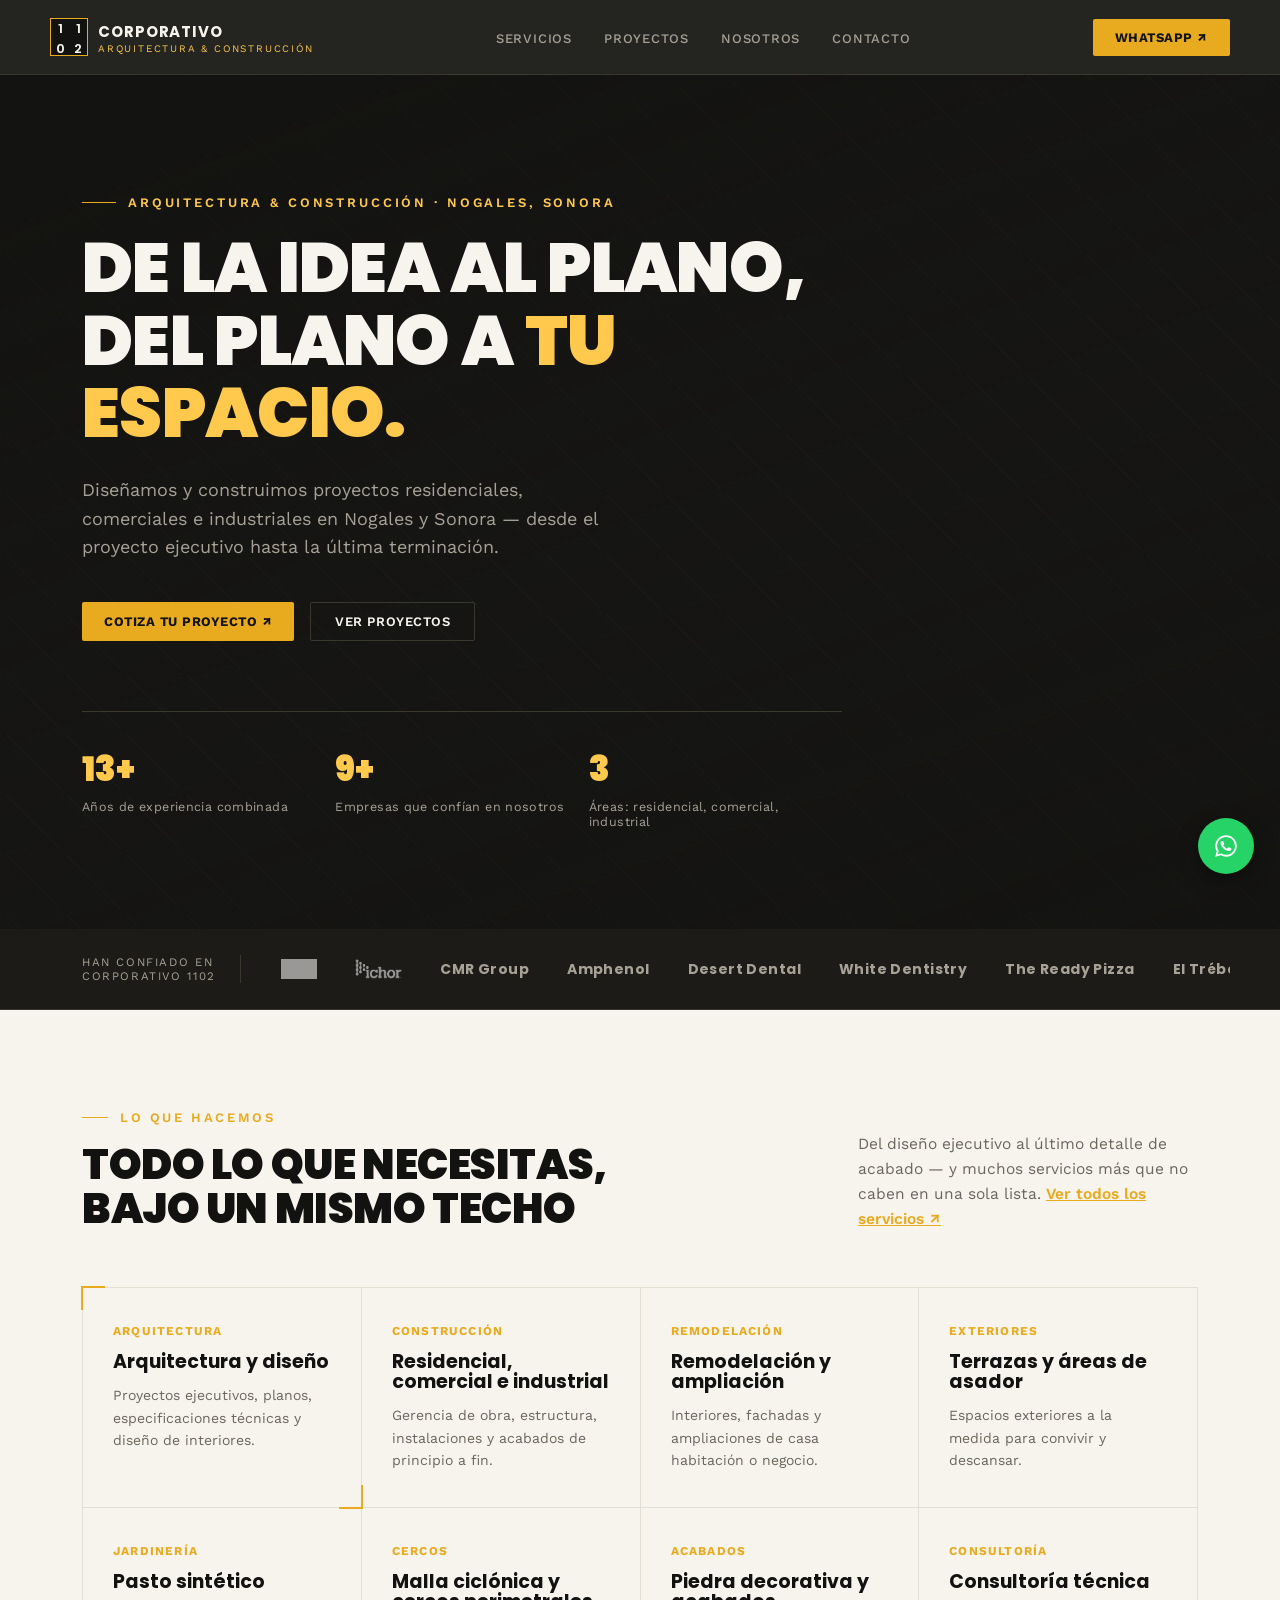
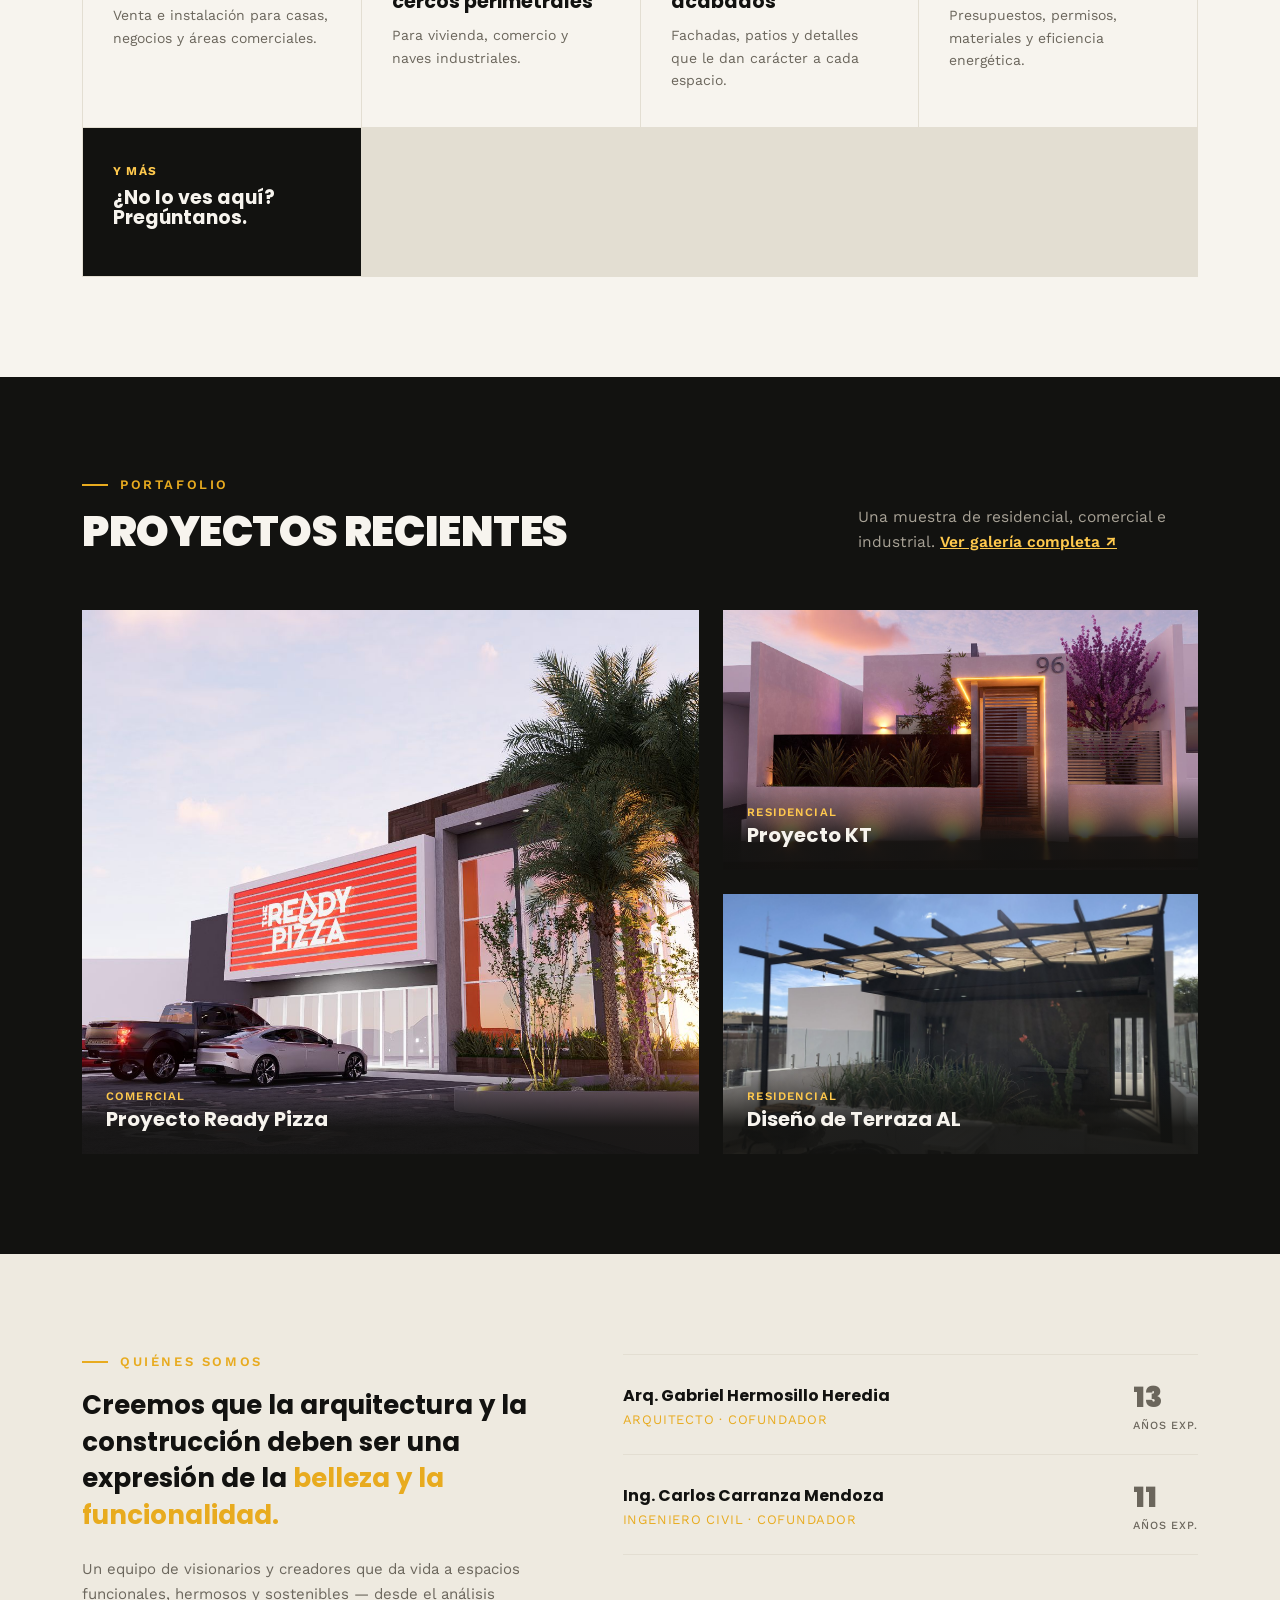
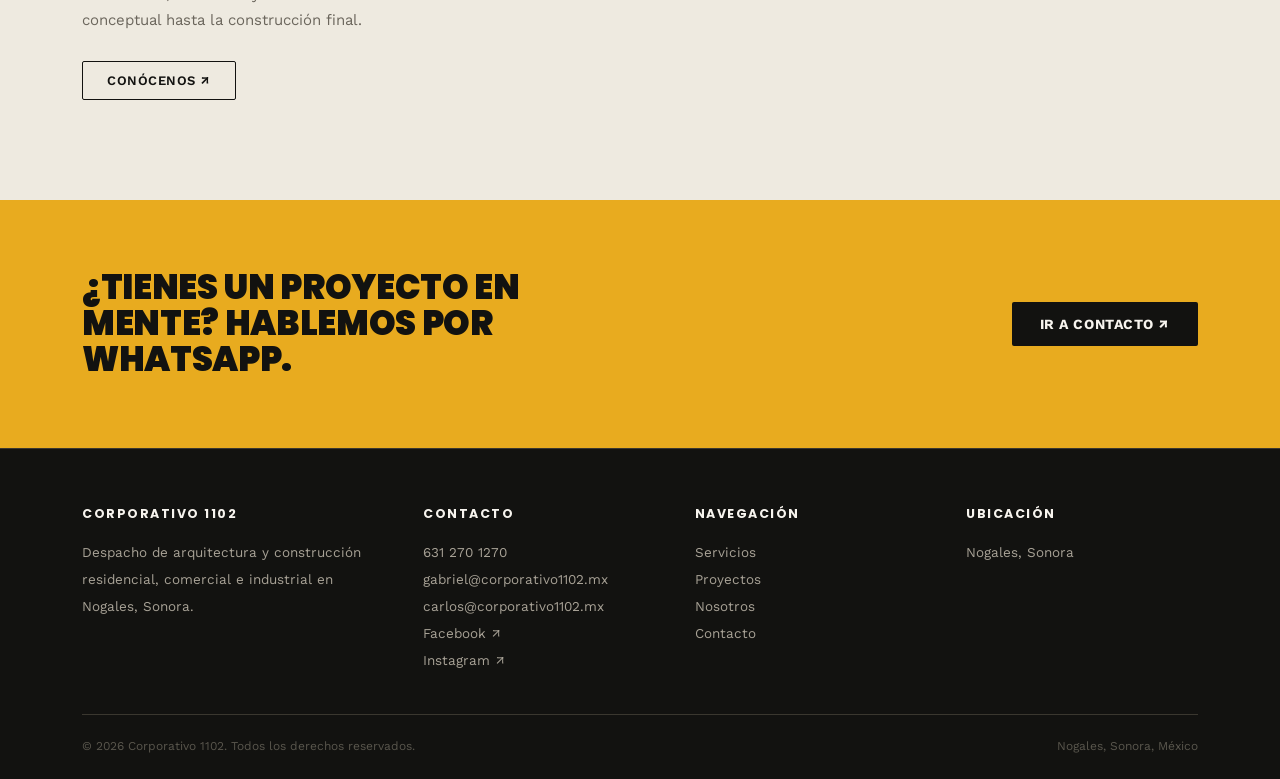
<file: index.html>
<!DOCTYPE html>
<html lang="es">
<head>
<meta charset="UTF-8">
<meta name="viewport" content="width=device-width, initial-scale=1.0">
<link rel="icon" href="images/marca/favicon/favicon.ico">
<link rel="icon" type="image/png" sizes="32x32" href="images/marca/favicon/favicon-32x32.png">
<link rel="icon" type="image/png" sizes="16x16" href="images/marca/favicon/favicon-16x16.png">
<link rel="apple-touch-icon" sizes="180x180" href="images/marca/favicon/apple-touch-icon.png">
<title>Corporativo 1102 — Arquitectura & Construcción en Nogales, Sonora</title>
<meta name="description" content="Corporativo 1102 ofrece arquitectura, construcción y remodelaciones residenciales, comerciales e industriales en Nogales, Sonora.">
<link rel="canonical" href="https://corporativo1102.mx/">
<meta property="og:type" content="website">
<meta property="og:site_name" content="Corporativo 1102">
<meta property="og:locale" content="es_MX">
<meta property="og:title" content="Corporativo 1102 — Arquitectura & Construcción en Nogales, Sonora">
<meta property="og:description" content="Corporativo 1102 ofrece arquitectura, construcción y remodelaciones residenciales, comerciales e industriales en Nogales, Sonora.">
<meta property="og:image" content="https://corporativo1102.mx/images/marca/og-image.jpg">
<meta property="og:url" content="https://corporativo1102.mx/">
<meta name="twitter:card" content="summary_large_image">
<meta name="twitter:title" content="Corporativo 1102 — Arquitectura & Construcción en Nogales, Sonora">
<meta name="twitter:description" content="Corporativo 1102 ofrece arquitectura, construcción y remodelaciones residenciales, comerciales e industriales en Nogales, Sonora.">
<meta name="twitter:image" content="https://corporativo1102.mx/images/marca/og-image.jpg">
<script type="application/ld+json">
{
  "@context": "https://schema.org",
  "@type": "GeneralContractor",
  "@id": "https://corporativo1102.mx/#organization",
  "name": "Corporativo 1102",
  "url": "https://corporativo1102.mx/",
  "image": "https://corporativo1102.mx/images/marca/og-image.jpg",
  "telephone": "+526312701270",
  "email": "carlos@corporativo1102.mx",
  "address": {
    "@type": "PostalAddress",
    "addressLocality": "Nogales",
    "addressRegion": "Sonora",
    "addressCountry": "MX"
  },
  "areaServed": [
    "Nogales, Sonora",
    "Ímuris, Sonora",
    "Magdalena de Kino, Sonora",
    "Santa Ana, Sonora"
  ],
  "sameAs": [
    "https://www.facebook.com/corporativo1102/",
    "https://www.instagram.com/corporativo1102"
  ],
  "openingHoursSpecification": [
    {
      "@type": "OpeningHoursSpecification",
      "dayOfWeek": ["Monday", "Tuesday", "Wednesday", "Thursday", "Friday", "Saturday"],
      "opens": "08:00",
      "closes": "19:00"
    }
  ]
}
</script>
<link rel="preconnect" href="https://fonts.googleapis.com">
<link rel="preconnect" href="https://fonts.gstatic.com" crossorigin>
<link href="https://fonts.googleapis.com/css2?family=Poppins:wght@400;600;700;900&family=Work+Sans:wght@400;500;600&display=swap" rel="stylesheet">
<link rel="stylesheet" href="css/styles.css">
<style>
  /* corner bracket signature — echoes the 1102 logo mark */
  .bracket{position:relative;}
  .bracket::before, .bracket::after{
    content:"";
    position:absolute;
    width:22px; height:22px;
    border:2.5px solid var(--gold);
    z-index:2;
  }
  .bracket::before{top:-2px; left:-2px; border-right:none; border-bottom:none;}
  .bracket::after{bottom:-2px; right:-2px; border-left:none; border-top:none;}

  /* ---------- HERO ---------- */
  .hero{
    background:
      linear-gradient(160deg, rgba(18,18,16,0.88) 10%, rgba(18,18,16,0.55) 55%, rgba(18,18,16,0.85) 100%),
      repeating-linear-gradient(45deg, #23221e 0 2px, #1a1917 2px 46px);
    background-size: cover, 60px 60px;
    color:var(--paper);
    padding:120px 0 100px;
    position:relative;
    overflow:hidden;
  }
  .hero-eyebrow{
    color:var(--gold-light); font-size:13px; letter-spacing:0.22em; text-transform:uppercase;
    font-weight:600; margin-bottom:22px; display:flex; align-items:center; gap:12px;
  }
  .hero-eyebrow::before{content:""; width:34px; height:1.5px; background:var(--gold);}
  .hero h1{font-size:clamp(38px,5.4vw,70px); max-width:820px; color:var(--paper);}
  .hero h1 em{font-style:normal; color:var(--gold-light);}
  .hero p{
    font-size:18px; color:var(--text-soft-dark); max-width:520px;
    margin:26px 0 40px; line-height:1.6;
  }
  .hero-actions{display:flex; gap:16px; flex-wrap:wrap;}
  .btn-outline{
    border:1.5px solid var(--line-dark); color:var(--paper);
    padding:11px 24px; font-size:13px; font-weight:600; letter-spacing:0.04em; text-transform:uppercase;
    border-radius:var(--radius);
  }
  .hero-stats{
    display:flex; gap:0; margin-top:70px; padding-top:32px;
    border-top:1px solid var(--line-dark); max-width:760px; flex-wrap:wrap;
  }
  .stat{flex:1; min-width:150px; padding-right:24px;}
  .stat .num{font-family:'Poppins',sans-serif; font-weight:900; font-size:34px; color:var(--gold-light);}
  .stat .lbl{font-size:12.5px; color:var(--text-soft-dark); letter-spacing:0.03em; margin-top:4px;}

  /* ---------- TRUST BAR ---------- */
  .trust{background:var(--ink-2); border-bottom:1px solid var(--line-dark); padding:26px 0;}
  .trust-inner{display:flex; align-items:center; gap:40px; overflow-x:auto;}
  .trust-label{
    font-size:11.5px; color:var(--text-soft-dark); text-transform:uppercase; letter-spacing:0.14em;
    white-space:nowrap; flex-shrink:0; padding-right:24px; border-right:1px solid var(--line-dark);
  }
  .trust-logos{display:flex; gap:38px; align-items:center; flex-wrap:nowrap;}
  .trust-logos img{height:20px; width:auto; filter:brightness(0) invert(1); opacity:0.55;}
  .trust-word{
    font-family:'Poppins',sans-serif; font-weight:700; font-size:14px; letter-spacing:0.03em;
    color:var(--text-soft-dark); white-space:nowrap;
  }

  /* ---------- SECTION SHARED ---------- */
  section{padding:100px 0;}
  .sec-label{
    display:flex; align-items:center; gap:12px; margin-bottom:18px;
    font-size:13px; letter-spacing:0.2em; text-transform:uppercase; font-weight:600; color:var(--gold);
  }
  .sec-label::before{content:""; width:26px; height:1.5px; background:var(--gold);}
  .sec-head{display:flex; justify-content:space-between; align-items:flex-end; gap:40px; margin-bottom:56px; flex-wrap:wrap;}
  .sec-head h2{font-size:clamp(28px,3.4vw,42px); max-width:600px;}
  .sec-head p{color:var(--text-soft); font-size:15.5px; max-width:340px; line-height:1.6;}

  /* ---------- SERVICES ---------- */
  .services{background:var(--paper);}
  .service-grid{
    display:grid; grid-template-columns:repeat(auto-fit,minmax(260px,1fr)); gap:1px;
    background:var(--line); border:1px solid var(--line);
  }
  .service-card{background:var(--paper); padding:36px 30px; transition:background .25s;}
  .service-card:hover{background:var(--ink); color:var(--paper);}
  .service-card:hover .service-tag, .service-card:hover .service-desc{color:var(--text-soft-dark);}
  .service-card:hover h3{color:var(--paper);}
  .service-tag{font-size:12px; color:var(--gold); letter-spacing:0.1em; text-transform:uppercase; font-weight:700;}
  .service-card h3{font-size:19px; margin:14px 0 12px; text-transform:none; letter-spacing:0; font-weight:700;}
  .service-desc{font-size:14px; color:var(--text-soft); line-height:1.6;}

  /* ---------- PROJECTS ---------- */
  .projects{background:var(--ink); color:var(--paper);}
  .projects .sec-head p{color:var(--text-soft-dark);}
  .project-grid{display:grid; grid-template-columns:1.3fr 1fr; gap:24px;}
  .project-grid .proj:first-child{grid-row:span 2;}
  .proj{position:relative; overflow:hidden; min-height:260px;}
  .proj-img{
    position:absolute; inset:0;
    background:linear-gradient(150deg,#2c2419,#171512 60%);
    display:flex; align-items:center; justify-content:center;
  }
  .proj-img::after{
    content:"IMAGEN DE PROYECTO";
    font-family:'Poppins',sans-serif; font-size:11px; letter-spacing:0.16em;
    color:var(--gold); opacity:0.5;
  }
  .proj-img.filled::after{content:none;}
  .proj-info{
    position:absolute; left:0; right:0; bottom:0; padding:24px;
    background:linear-gradient(0deg, rgba(18,18,16,0.92) 30%, transparent 100%);
  }
  .proj-info .tag{font-size:11.5px; color:var(--gold-light); letter-spacing:0.1em; text-transform:uppercase; font-weight:600;}
  .proj-info h3{font-size:20px; text-transform:none; letter-spacing:0; margin-top:6px; font-weight:700;}

  /* ---------- ABOUT / TEAM ---------- */
  .about{background:var(--paper-2);}
  .about-grid{display:grid; grid-template-columns:0.9fr 1.1fr; gap:70px; align-items:start;}
  .about-quote{
    font-family:'Poppins',sans-serif; font-weight:700; text-transform:none;
    font-size:26px; line-height:1.4; letter-spacing:0; color:var(--ink);
  }
  .about-quote span{color:var(--gold);}
  .team-list{display:flex; flex-direction:column; gap:0;}
  .team-row{
    display:flex; justify-content:space-between; align-items:center;
    padding:22px 0; border-bottom:1px solid var(--line);
  }
  .team-row:first-child{border-top:1px solid var(--line);}
  .team-name{font-family:'Poppins',sans-serif; font-weight:700; font-size:16px;}
  .team-role{font-size:13px; color:var(--gold); text-transform:uppercase; letter-spacing:0.06em; margin-top:4px;}
  .team-years{font-family:'Poppins',sans-serif; font-weight:900; font-size:28px; color:var(--text-soft);}
  .team-years small{font-family:'Work Sans',sans-serif; font-weight:500; font-size:11px; display:block; text-transform:uppercase; letter-spacing:0.08em; color:var(--text-soft);}

  /* ---------- CTA BAND ---------- */
  .cta-band{
    background:var(--gold); color:var(--ink); padding:70px 0;
  }
  .cta-inner{display:flex; justify-content:space-between; align-items:center; gap:30px; flex-wrap:wrap;}
  .cta-inner h2{font-size:clamp(24px,3vw,34px); max-width:520px; color:var(--ink);}
  .btn-dark{
    background:var(--ink); color:var(--paper);
    padding:14px 28px; font-size:14px; font-weight:700; letter-spacing:0.04em; text-transform:uppercase;
    border-radius:var(--radius); display:inline-flex; align-items:center; gap:10px;
  }

  @media (max-width:860px){
    nav ul{display:none;}
    .about-grid{grid-template-columns:1fr;}
    .project-grid{grid-template-columns:1fr;}
    .project-grid .proj:first-child{grid-row:auto;}
  }
</style>
</head>
<body>

<header>
  <div class="wrap nav">
    <a href="index.html" class="logo-mark">
      <div class="logo-box"><span>1</span><span>1</span><span>0</span><span>2</span></div>
      <div class="logo-text">Corporativo<br><small>Arquitectura & Construcción</small></div>
    </a>
    <input type="checkbox" id="navCheck" class="nav-check">
    <nav id="siteNav"><ul>
      <li><a href="servicios.html">Servicios</a></li>
      <li><a href="proyectos.html">Proyectos</a></li>
      <li><a href="nosotros.html">Nosotros</a></li>
      <li><a href="contacto.html">Contacto</a></li>
    </ul></nav>
    <div class="nav-cta">
      <a href="https://wa.me/526312701270" class="btn-gold">WhatsApp ↗</a>
    </div>
    <label class="nav-toggle" for="navCheck" aria-label="Abrir menú">
      <span></span><span></span><span></span>
    </label>
  </div>
</header>

<section class="hero">
  <div class="wrap">
    <div class="hero-eyebrow">Arquitectura & Construcción · Nogales, Sonora</div>
    <h1>De la idea al plano,<br>del plano a <em>tu espacio.</em></h1>
    <p>Diseñamos y construimos proyectos residenciales, comerciales e industriales en Nogales y Sonora — desde el proyecto ejecutivo hasta la última terminación.</p>
    <div class="hero-actions">
      <a href="https://wa.me/526312701270" class="btn-gold">Cotiza tu proyecto ↗</a>
      <a href="proyectos.html" class="btn-outline">Ver proyectos</a>
    </div>
    <div class="hero-stats">
      <div class="stat"><div class="num">13+</div><div class="lbl">Años de experiencia combinada</div></div>
      <div class="stat"><div class="num">9+</div><div class="lbl">Empresas que confían en nosotros</div></div>
      <div class="stat"><div class="num">3</div><div class="lbl">Áreas: residencial, comercial, industrial</div></div>
    </div>
  </div>
</section>

<div class="trust">
  <div class="wrap trust-inner">
    <div class="trust-label">Han confiado en<br>Corporativo 1102</div>
    <div class="trust-logos">
      <img src="images/marca/clientes/cliente-chamberlain-group.png" alt="Chamberlain Group">
      <img src="images/marca/clientes/cliente-ichor-systems.png" alt="Ichor System">
      <span class="trust-word">CMR Group</span>
      <span class="trust-word">Amphenol</span>
      <span class="trust-word">Desert Dental</span>
      <span class="trust-word">White Dentistry</span>
      <span class="trust-word">The Ready Pizza</span>
      <span class="trust-word">El Trébol</span>
      <span class="trust-word">La Patrona</span>
      <span class="trust-word">Barbería Hernández</span>
    </div>
  </div>
</div>

<section class="services" id="servicios">
  <div class="wrap">
    <div class="sec-head">
      <div>
        <div class="sec-label">Lo que hacemos</div>
        <h2>Todo lo que necesitas, bajo un mismo techo</h2>
      </div>
      <p>Del diseño ejecutivo al último detalle de acabado — y muchos servicios más que no caben en una sola lista. <a href="servicios.html" style="color:var(--gold); font-weight:600; text-decoration:underline;">Ver todos los servicios ↗</a></p>
    </div>
    <div class="service-grid">
      <div class="service-card bracket">
        <div class="service-tag">Arquitectura</div>
        <h3>Arquitectura y diseño</h3>
        <div class="service-desc">Proyectos ejecutivos, planos, especificaciones técnicas y diseño de interiores.</div>
      </div>
      <div class="service-card">
        <div class="service-tag">Construcción</div>
        <h3>Residencial, comercial e industrial</h3>
        <div class="service-desc">Gerencia de obra, estructura, instalaciones y acabados de principio a fin.</div>
      </div>
      <div class="service-card">
        <div class="service-tag">Remodelación</div>
        <h3>Remodelación y ampliación</h3>
        <div class="service-desc">Interiores, fachadas y ampliaciones de casa habitación o negocio.</div>
      </div>
      <div class="service-card">
        <div class="service-tag">Exteriores</div>
        <h3>Terrazas y áreas de asador</h3>
        <div class="service-desc">Espacios exteriores a la medida para convivir y descansar.</div>
      </div>
      <div class="service-card">
        <div class="service-tag">Jardinería</div>
        <h3>Pasto sintético</h3>
        <div class="service-desc">Venta e instalación para casas, negocios y áreas comerciales.</div>
      </div>
      <div class="service-card">
        <div class="service-tag">Cercos</div>
        <h3>Malla ciclónica y cercos perimetrales</h3>
        <div class="service-desc">Para vivienda, comercio y naves industriales.</div>
      </div>
      <div class="service-card">
        <div class="service-tag">Acabados</div>
        <h3>Piedra decorativa y acabados</h3>
        <div class="service-desc">Fachadas, patios y detalles que le dan carácter a cada espacio.</div>
      </div>
      <div class="service-card">
        <div class="service-tag">Consultoría</div>
        <h3>Consultoría técnica</h3>
        <div class="service-desc">Presupuestos, permisos, materiales y eficiencia energética.</div>
      </div>
      <div class="service-card" style="display:flex; align-items:center; background:var(--ink);">
        <div>
          <div class="service-tag" style="color:var(--gold-light);">Y más</div>
          <h3 style="color:var(--paper); margin-top:10px;">¿No lo ves aquí? Pregúntanos.</h3>
        </div>
      </div>
    </div>
  </div>
</section>

<section class="projects" id="proyectos">
  <div class="wrap">
    <div class="sec-head">
      <div>
        <div class="sec-label">Portafolio</div>
        <h2 style="color:var(--paper)">Proyectos recientes</h2>
      </div>
      <p>Una muestra de residencial, comercial e industrial. <a href="proyectos.html" style="color:var(--gold-light); font-weight:600; text-decoration:underline;">Ver galería completa ↗</a></p>
    </div>
    <div class="project-grid" id="homeProjectGrid"></div>
  </div>
</section>

<section class="about" id="nosotros">
  <div class="wrap about-grid">
    <div>
      <div class="sec-label">Quiénes somos</div>
      <p class="about-quote">Creemos que la arquitectura y la construcción deben ser una expresión de la <span>belleza y la funcionalidad.</span></p>
      <p style="margin-top:24px; color:var(--text-soft); font-size:15px; line-height:1.7;">Un equipo de visionarios y creadores que da vida a espacios funcionales, hermosos y sostenibles — desde el análisis conceptual hasta la construcción final.</p>
      <a href="nosotros.html" class="btn-outline" style="display:inline-block; margin-top:28px; border-color:var(--ink); color:var(--ink);">Conócenos ↗</a>
    </div>
    <div class="team-list">
      <div class="team-row">
        <div>
          <div class="team-name">Arq. Gabriel Hermosillo Heredia</div>
          <div class="team-role">Arquitecto · Cofundador</div>
        </div>
        <div class="team-years">13<small>Años exp.</small></div>
      </div>
      <div class="team-row">
        <div>
          <div class="team-name">Ing. Carlos Carranza Mendoza</div>
          <div class="team-role">Ingeniero Civil · Cofundador</div>
        </div>
        <div class="team-years">11<small>Años exp.</small></div>
      </div>
    </div>
  </div>
</section>

<section class="cta-band" id="contacto">
  <div class="wrap cta-inner">
    <h2>¿Tienes un proyecto en mente? Hablemos por WhatsApp.</h2>
    <a href="contacto.html" class="btn-dark">Ir a Contacto ↗</a>
  </div>
</section>

<footer>
  <div class="wrap">
    <div class="foot-grid">
      <div class="foot-col">
        <h4>Corporativo 1102</h4>
        <p style="max-width:280px;">Despacho de arquitectura y construcción residencial, comercial e industrial en Nogales, Sonora.</p>
      </div>
      <div class="foot-col">
        <h4>Contacto</h4>
        <a href="https://wa.me/526312701270">631 270 1270</a>
        <a href="mailto:gabriel@corporativo1102.mx">gabriel@corporativo1102.mx</a>
        <a href="mailto:carlos@corporativo1102.mx">carlos@corporativo1102.mx</a>
        <a href="https://www.facebook.com/corporativo1102/" target="_blank">Facebook ↗</a>
        <a href="https://www.instagram.com/corporativo1102" target="_blank">Instagram ↗</a>
      </div>
      <div class="foot-col">
        <h4>Navegación</h4>
        <a href="servicios.html">Servicios</a>
        <a href="proyectos.html">Proyectos</a>
        <a href="nosotros.html">Nosotros</a>
        <a href="contacto.html">Contacto</a>
      </div>
      <div class="foot-col">
        <h4>Ubicación</h4>
        <p>Nogales, Sonora</p>
      </div>
    </div>
    <div class="foot-bottom">
      <span>© 2026 Corporativo 1102. Todos los derechos reservados.</span>
      <span>Nogales, Sonora, México</span>
    </div>
  </div>
</footer>

<a href="https://wa.me/526312701270" class="wa-float" aria-label="WhatsApp">
  <svg width="26" height="26" viewBox="0 0 24 24" fill="white"><path d="M12.04 2C6.58 2 2.13 6.45 2.13 11.91c0 1.75.46 3.45 1.32 4.95L2.05 22l5.25-1.38a9.9 9.9 0 0 0 4.74 1.21h.01c5.46 0 9.9-4.45 9.9-9.91C21.96 6.45 17.51 2 12.05 2Zm0 18.15h-.01a8.2 8.2 0 0 1-4.2-1.15l-.3-.18-3.12.82.83-3.04-.2-.31a8.2 8.2 0 0 1-1.26-4.38c0-4.54 3.7-8.24 8.26-8.24 2.2 0 4.27.86 5.83 2.42a8.17 8.17 0 0 1 2.42 5.83c0 4.55-3.7 8.24-8.25 8.24Zm4.52-6.17c-.25-.12-1.47-.72-1.7-.81-.23-.08-.4-.12-.56.13-.17.25-.64.81-.79.97-.14.17-.29.19-.54.06-.25-.12-1.04-.38-1.98-1.22-.73-.65-1.23-1.46-1.37-1.71-.14-.25-.02-.38.11-.51.11-.11.25-.29.37-.43.12-.15.16-.25.25-.42.08-.17.04-.31-.02-.43-.06-.13-.56-1.35-.77-1.85-.2-.48-.41-.42-.56-.43h-.48c-.17 0-.43.06-.66.31-.23.25-.86.84-.86 2.05 0 1.21.88 2.38 1 2.54.12.17 1.73 2.65 4.2 3.71.59.25 1.04.4 1.4.52.59.19 1.12.16 1.55.1.47-.07 1.47-.6 1.68-1.18.2-.58.2-1.08.14-1.18-.06-.1-.23-.16-.48-.28Z"/></svg>
</a>

<script src="js/proyectos-data.js"></script>
<script>
(function(){
  var grid = document.getElementById('homeProjectGrid');
  if(!grid || typeof proyectosData === 'undefined') return;
  var destacados = ['ready-pizza', 'proyecto-kt', 'terraza-al'];
  var html = destacados.map(function(id, i){
    var p = proyectosData.find(function(item){ return item.id === id; });
    if(!p) return '';
    return '' +
      '<a class="proj' + (i === 0 ? ' bracket' : '') + '" href="proyecto.html?id=' + encodeURIComponent(p.id) + '">' +
        '<div class="proj-img filled" style="background-image:url(\'' + p.portada + '\'); background-size:cover; background-position:center;"></div>' +
        '<div class="proj-info"><div class="tag">' + p.categoria + '</div><h3>' + p.nombre + '</h3></div>' +
      '</a>';
  }).join('');
  grid.innerHTML = html;
})();
</script>
<script>
  (function(){
    var navCheck = document.getElementById('navCheck');
    var siteNav = document.getElementById('siteNav');
    if(navCheck && siteNav){
      siteNav.querySelectorAll('a').forEach(function(link){
        link.addEventListener('click', function(){
          navCheck.checked = false;
        });
      });
    }
  })();
</script>
</body>
</html>
</file>
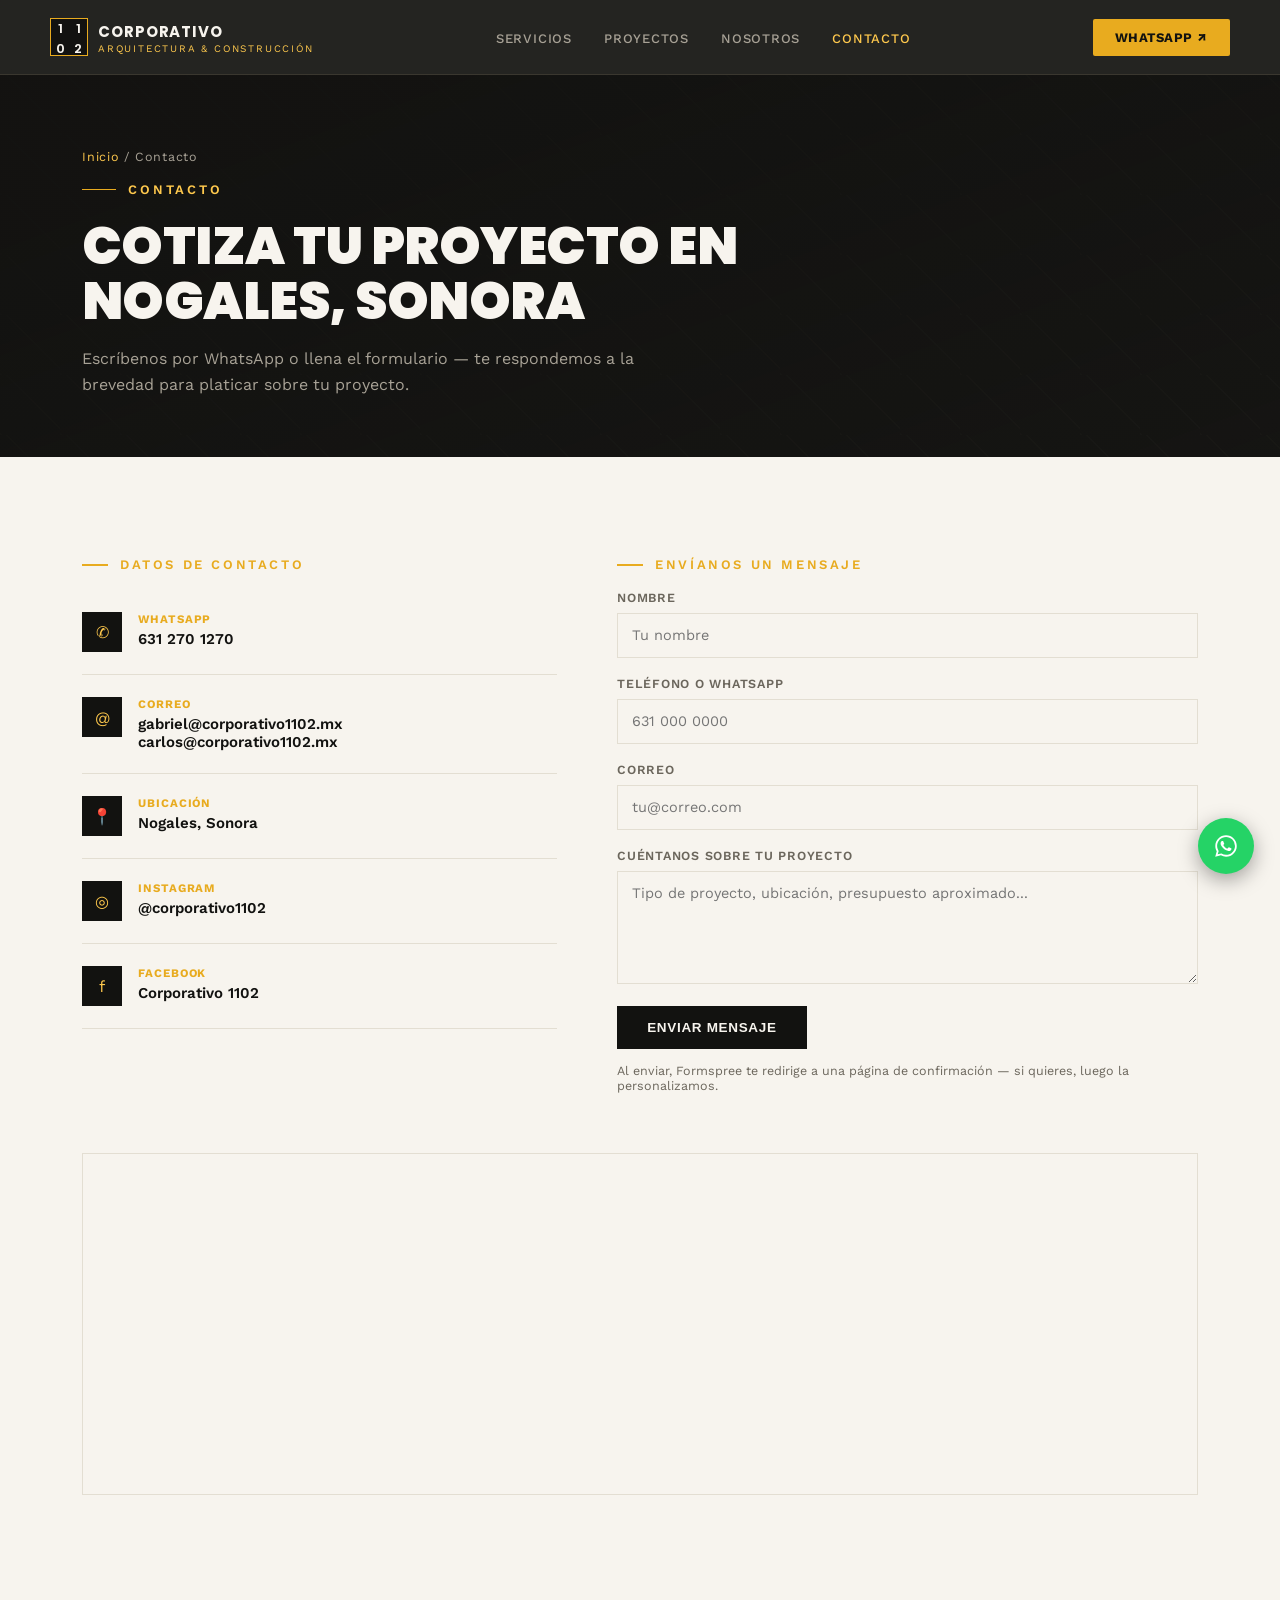
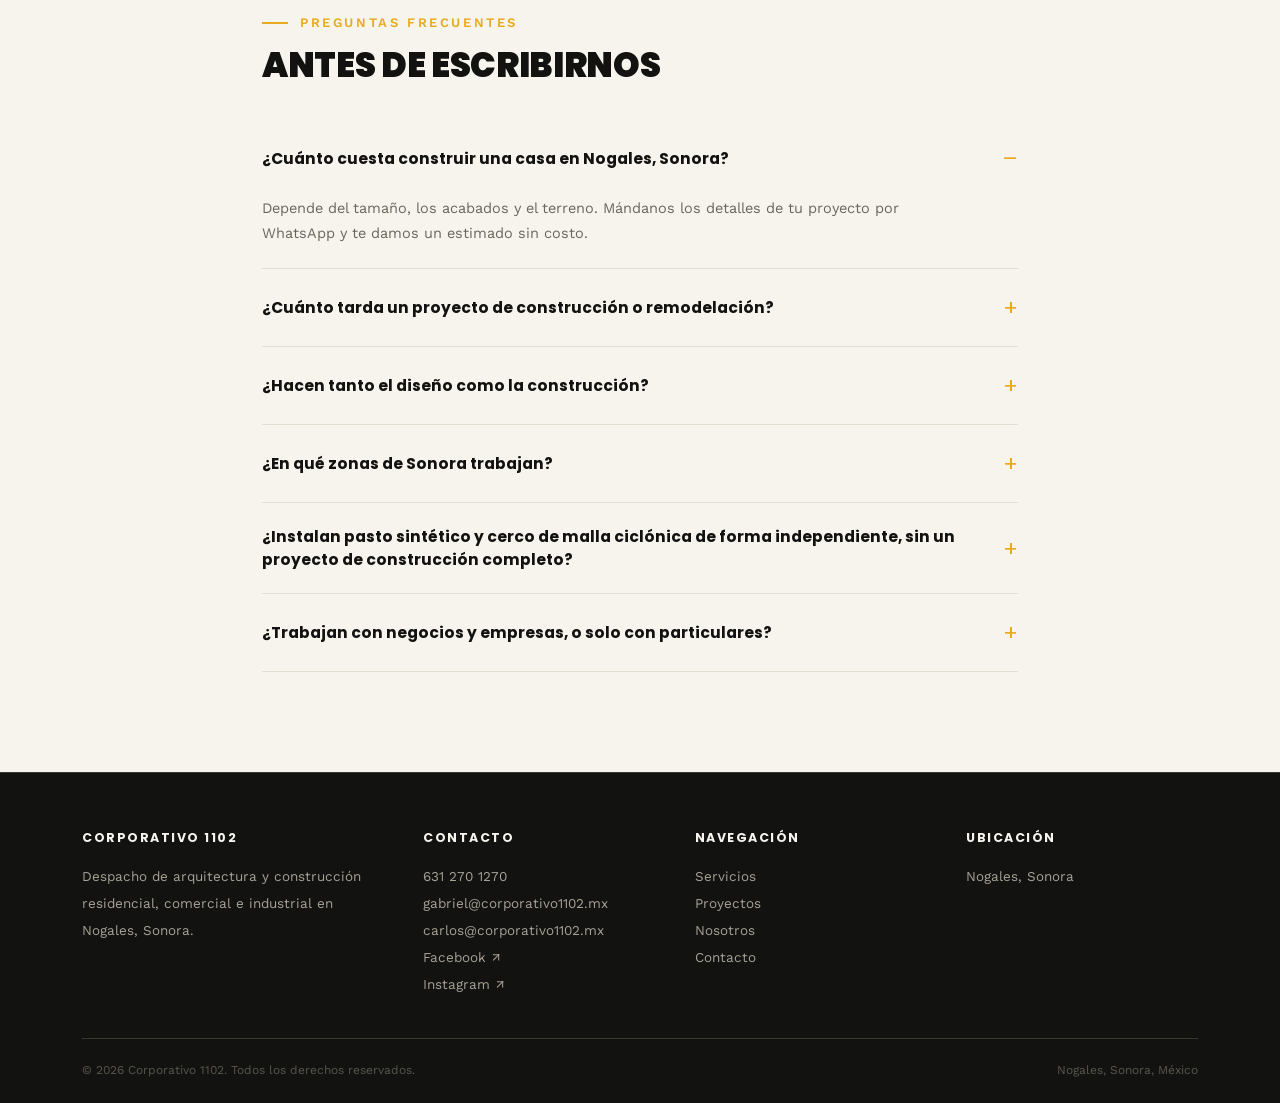
<file: contacto.html>
<!DOCTYPE html>
<html lang="es">
<head>
<meta charset="UTF-8">
<meta name="viewport" content="width=device-width, initial-scale=1.0">
<link rel="icon" href="images/marca/favicon/favicon.ico">
<link rel="icon" type="image/png" sizes="32x32" href="images/marca/favicon/favicon-32x32.png">
<link rel="icon" type="image/png" sizes="16x16" href="images/marca/favicon/favicon-16x16.png">
<link rel="apple-touch-icon" sizes="180x180" href="images/marca/favicon/apple-touch-icon.png">
<title>Contacto — Corporativo 1102 | Constructora en Nogales, Sonora</title>
<meta name="description" content="Contacta a Corporativo 1102 en Nogales, Sonora. WhatsApp, correo, ubicación y preguntas frecuentes sobre construcción y remodelación.">
<link rel="canonical" href="https://corporativo1102.mx/contacto.html">
<meta property="og:type" content="website">
<meta property="og:site_name" content="Corporativo 1102">
<meta property="og:locale" content="es_MX">
<meta property="og:title" content="Contacto — Corporativo 1102 | Constructora en Nogales, Sonora">
<meta property="og:description" content="Contacta a Corporativo 1102 en Nogales, Sonora. WhatsApp, correo, ubicación y preguntas frecuentes sobre construcción y remodelación.">
<meta property="og:image" content="https://corporativo1102.mx/images/marca/og-image.jpg">
<meta property="og:url" content="https://corporativo1102.mx/contacto.html">
<meta name="twitter:card" content="summary_large_image">
<meta name="twitter:title" content="Contacto — Corporativo 1102 | Constructora en Nogales, Sonora">
<meta name="twitter:description" content="Contacta a Corporativo 1102 en Nogales, Sonora. WhatsApp, correo, ubicación y preguntas frecuentes sobre construcción y remodelación.">
<meta name="twitter:image" content="https://corporativo1102.mx/images/marca/og-image.jpg">
<script type="application/ld+json">
{
  "@context": "https://schema.org",
  "@type": "GeneralContractor",
  "@id": "https://corporativo1102.mx/#organization",
  "name": "Corporativo 1102",
  "url": "https://corporativo1102.mx/",
  "image": "https://corporativo1102.mx/images/marca/og-image.jpg",
  "telephone": "+526312701270",
  "email": "carlos@corporativo1102.mx",
  "address": {
    "@type": "PostalAddress",
    "addressLocality": "Nogales",
    "addressRegion": "Sonora",
    "addressCountry": "MX"
  },
  "areaServed": [
    "Nogales, Sonora",
    "Ímuris, Sonora",
    "Magdalena de Kino, Sonora",
    "Santa Ana, Sonora"
  ],
  "sameAs": [
    "https://www.facebook.com/corporativo1102/",
    "https://www.instagram.com/corporativo1102"
  ],
  "openingHoursSpecification": [
    {
      "@type": "OpeningHoursSpecification",
      "dayOfWeek": ["Monday", "Tuesday", "Wednesday", "Thursday", "Friday", "Saturday"],
      "opens": "08:00",
      "closes": "19:00"
    }
  ]
}
</script>
<link rel="preconnect" href="https://fonts.googleapis.com">
<link rel="preconnect" href="https://fonts.gstatic.com" crossorigin>
<link href="https://fonts.googleapis.com/css2?family=Poppins:wght@400;600;700;900&family=Work+Sans:wght@400;500;600&display=swap" rel="stylesheet">
<link rel="stylesheet" href="css/styles.css">
<style>
  /* ---------- HERO ---------- */
  .hero-eyebrow{
    color:var(--gold-light); font-size:13px; letter-spacing:0.22em; text-transform:uppercase;
    font-weight:600; margin-bottom:22px; display:flex; align-items:center; gap:12px;
  }
  .hero-eyebrow::before{content:""; width:34px; height:1.5px; background:var(--gold);}

  /* ---------- SECTION SHARED ---------- */
  section{padding:100px 0;}
  .sec-label{
    display:flex; align-items:center; gap:12px; margin-bottom:18px;
    font-size:13px; letter-spacing:0.2em; text-transform:uppercase; font-weight:600; color:var(--gold);
  }
  .sec-label::before{content:""; width:26px; height:1.5px; background:var(--gold);}

  @media (max-width:860px){
    nav ul{display:none;}
  }

  /* ---------- PAGE HERO (interior pages) ---------- */
  .page-hero{
    background:
      linear-gradient(160deg, rgba(18,18,16,0.90) 20%, rgba(18,18,16,0.65) 100%),
      repeating-linear-gradient(45deg, #23221e 0 2px, #1a1917 2px 46px);
    background-size: cover, 60px 60px;
    color:var(--paper); padding:74px 0 60px;
  }
  .page-hero h1{font-size:clamp(30px,4.4vw,52px); max-width:760px; color:var(--paper);}
  .page-hero p{color:var(--text-soft-dark); font-size:16px; max-width:560px; margin-top:18px; line-height:1.6;}
  .breadcrumb{font-size:12.5px; color:var(--text-soft-dark); letter-spacing:0.06em; margin-bottom:18px;}
  .breadcrumb a{color:var(--gold-light);}

  /* ---------- CONTACT PAGE ---------- */
  .contact-grid{display:grid; grid-template-columns:0.9fr 1.1fr; gap:60px;}
  .contact-card{
    display:flex; gap:16px; padding:22px 0; border-bottom:1px solid var(--line); align-items:flex-start;
  }
  .contact-card:first-child{border-top:1px solid var(--line);}
  .c-icon{
    width:40px; height:40px; background:var(--ink); color:var(--gold-light); flex-shrink:0;
    display:flex; align-items:center; justify-content:center; font-size:16px;
  }
  .c-label{font-size:11.5px; text-transform:uppercase; letter-spacing:0.08em; color:var(--gold); font-weight:700; margin-bottom:4px;}
  .c-value{font-size:15px; font-weight:600;}
  .c-value a{border-bottom:1px solid transparent;}
  .c-value a:hover{border-color:var(--gold);}
  .form-field{margin-bottom:18px;}
  .form-field label{display:block; font-size:12.5px; text-transform:uppercase; letter-spacing:0.06em; color:var(--text-soft); margin-bottom:8px; font-weight:600;}
  .form-field input, .form-field textarea{
    width:100%; border:1.5px solid var(--line); background:var(--paper); padding:13px 14px;
    font-family:'Work Sans',sans-serif; font-size:14.5px; color:var(--ink);
  }
  .form-field input:focus, .form-field textarea:focus{outline:none; border-color:var(--gold);}
  .form-submit{
    background:var(--ink); color:var(--paper); border:none; padding:14px 30px;
    font-size:13.5px; font-weight:700; letter-spacing:0.05em; text-transform:uppercase; cursor:pointer;
  }
  .map-wrap{margin-top:60px; border:1px solid var(--line);}
  .map-wrap iframe{width:100%; height:340px; display:block; border:0; filter:grayscale(0.3) contrast(1.05);}

  /* ---------- FAQ ---------- */
  .faq-item{border-bottom:1px solid var(--line);}
  .faq-item:first-child{border-top:1px solid var(--line);}
  .faq-item summary{
    list-style:none; cursor:pointer; padding:22px 0; display:flex; justify-content:space-between; align-items:center;
    font-family:'Poppins',sans-serif; font-weight:700; font-size:15.5px; text-transform:none; letter-spacing:0;
  }
  .faq-item summary::-webkit-details-marker{display:none;}
  .faq-item summary::after{content:"+"; color:var(--gold); font-size:22px; font-weight:400;}
  .faq-item[open] summary::after{content:"–";}
  .faq-item p{padding-bottom:22px; color:var(--text-soft); font-size:14.5px; line-height:1.7; max-width:640px;}

  @media (max-width:860px){
    .contact-grid{grid-template-columns:1fr;}
  }
</style>
</head>
<body>

<header>
  <div class="wrap nav">
    <a href="index.html" class="logo-mark">
      <div class="logo-box"><span>1</span><span>1</span><span>0</span><span>2</span></div>
      <div class="logo-text">Corporativo<br><small>Arquitectura & Construcción</small></div>
    </a>
    <input type="checkbox" id="navCheck" class="nav-check">
    <nav id="siteNav"><ul>
      <li><a href="servicios.html">Servicios</a></li>
      <li><a href="proyectos.html">Proyectos</a></li>
      <li><a href="nosotros.html">Nosotros</a></li>
      <li><a href="contacto.html" style="color:var(--gold-light);">Contacto</a></li>
    </ul></nav>
    <div class="nav-cta">
      <a href="https://wa.me/526312701270" class="btn-gold">WhatsApp ↗</a>
    </div>
    <label class="nav-toggle" for="navCheck" aria-label="Abrir menú">
      <span></span><span></span><span></span>
    </label>
  </div>
</header>


<section class="page-hero">
  <div class="wrap">
    <div class="breadcrumb"><a href="index.html">Inicio</a> / Contacto</div>
    <div class="hero-eyebrow">Contacto</div>
    <h1>Cotiza tu proyecto en Nogales, Sonora</h1>
    <p>Escríbenos por WhatsApp o llena el formulario — te respondemos a la brevedad para platicar sobre tu proyecto.</p>
  </div>
</section>

<section>
  <div class="wrap contact-grid">
    <div>
      <div class="sec-label">Datos de contacto</div>
      <div class="contact-card">
        <div class="c-icon">✆</div>
        <div><div class="c-label">WhatsApp</div><div class="c-value"><a href="https://wa.me/526312701270">631 270 1270</a></div></div>
      </div>
      <div class="contact-card">
        <div class="c-icon">@</div>
        <div><div class="c-label">Correo</div><div class="c-value"><a href="mailto:gabriel@corporativo1102.mx">gabriel@corporativo1102.mx</a><br><a href="mailto:carlos@corporativo1102.mx">carlos@corporativo1102.mx</a></div></div>
      </div>
      <div class="contact-card">
        <div class="c-icon">📍</div>
        <div><div class="c-label">Ubicación</div><div class="c-value">Nogales, Sonora</div></div>
      </div>
      <div class="contact-card">
        <div class="c-icon">◎</div>
        <div><div class="c-label">Instagram</div><div class="c-value"><a href="https://www.instagram.com/corporativo1102" target="_blank">@corporativo1102</a></div></div>
      </div>
      <div class="contact-card">
        <div class="c-icon">f</div>
        <div><div class="c-label">Facebook</div><div class="c-value"><a href="https://www.facebook.com/corporativo1102/" target="_blank">Corporativo 1102</a></div></div>
      </div>
    </div>
    <div>
      <div class="sec-label">Envíanos un mensaje</div>
      <form action="https://formspree.io/f/mqpzzaea" method="POST">
        <div class="form-field"><label for="nombre">Nombre</label><input type="text" id="nombre" name="nombre" placeholder="Tu nombre" required></div>
        <div class="form-field"><label for="telefono">Teléfono o WhatsApp</label><input type="text" id="telefono" name="telefono" placeholder="631 000 0000" required></div>
        <div class="form-field"><label for="correo">Correo</label><input type="email" id="correo" name="correo" placeholder="tu@correo.com" required></div>
        <div class="form-field"><label for="mensaje">Cuéntanos sobre tu proyecto</label><textarea rows="5" id="mensaje" name="mensaje" placeholder="Tipo de proyecto, ubicación, presupuesto aproximado..." required></textarea></div>
        <input type="hidden" name="_subject" value="Nuevo mensaje desde corporativo1102.mx">
        <input type="text" name="_gotcha" style="display:none">
        <button type="submit" class="form-submit">Enviar mensaje</button>
      </form>
      <p style="font-size:12.5px; color:var(--text-soft); margin-top:14px;">Al enviar, Formspree te redirige a una página de confirmación — si quieres, luego la personalizamos.</p>
    </div>
  </div>

  <div class="wrap">
    <div class="map-wrap">
      <iframe loading="lazy" title="Mapa de ubicación de Corporativo 1102 en Nogales, Sonora" src="https://www.google.com/maps?q=Nogales,%20Sonora&output=embed"></iframe>
    </div>
  </div>
</section>

<section style="padding-top:20px;">
  <div class="wrap" style="max-width:820px;">
    <div class="sec-label">Preguntas frecuentes</div>
    <h2 style="font-size:clamp(24px,3vw,34px); margin-bottom:36px;">Antes de escribirnos</h2>

    <details class="faq-item" open>
      <summary>¿Cuánto cuesta construir una casa en Nogales, Sonora?</summary>
      <p>Depende del tamaño, los acabados y el terreno. Mándanos los detalles de tu proyecto por WhatsApp y te damos un estimado sin costo.</p>
    </details>
    <details class="faq-item">
      <summary>¿Cuánto tarda un proyecto de construcción o remodelación?</summary>
      <p>Cada proyecto tiene un cronograma distinto según su alcance. Trabajamos con metodologías de gestión de proyectos para cumplir los tiempos acordados desde el inicio.</p>
    </details>
    <details class="faq-item">
      <summary>¿Hacen tanto el diseño como la construcción?</summary>
      <p>Sí, cubrimos todo el proceso: desde el proyecto ejecutivo y los planos, hasta la construcción y los acabados finales.</p>
    </details>
    <details class="faq-item">
      <summary>¿En qué zonas de Sonora trabajan?</summary>
      <p>Actualmente atendemos Nogales y sus alrededores.</p>
    </details>
    <details class="faq-item">
      <summary>¿Instalan pasto sintético y cerco de malla ciclónica de forma independiente, sin un proyecto de construcción completo?</summary>
      <p>Sí, ofrecemos estos servicios de forma independiente, tanto para casas como para negocios.</p>
    </details>
    <details class="faq-item">
      <summary>¿Trabajan con negocios y empresas, o solo con particulares?</summary>
      <p>Ambos. Hemos trabajado con restaurantes, consultorios, barberías y empresas industriales, además de proyectos residenciales.</p>
    </details>
  </div>
</section>
<footer>
  <div class="wrap">
    <div class="foot-grid">
      <div class="foot-col">
        <h4>Corporativo 1102</h4>
        <p style="max-width:280px;">Despacho de arquitectura y construcción residencial, comercial e industrial en Nogales, Sonora.</p>
      </div>
      <div class="foot-col">
        <h4>Contacto</h4>
        <a href="https://wa.me/526312701270">631 270 1270</a>
        <a href="mailto:gabriel@corporativo1102.mx">gabriel@corporativo1102.mx</a>
        <a href="mailto:carlos@corporativo1102.mx">carlos@corporativo1102.mx</a>
        <a href="https://www.facebook.com/corporativo1102/" target="_blank">Facebook ↗</a>
        <a href="https://www.instagram.com/corporativo1102" target="_blank">Instagram ↗</a>
      </div>
      <div class="foot-col">
        <h4>Navegación</h4>
        <a href="servicios.html">Servicios</a>
        <a href="proyectos.html">Proyectos</a>
        <a href="nosotros.html">Nosotros</a>
        <a href="contacto.html">Contacto</a>
      </div>
      <div class="foot-col">
        <h4>Ubicación</h4>
        <p>Nogales, Sonora</p>
      </div>
    </div>
    <div class="foot-bottom">
      <span>© 2026 Corporativo 1102. Todos los derechos reservados.</span>
      <span>Nogales, Sonora, México</span>
    </div>
  </div>
</footer>

<a href="https://wa.me/526312701270" class="wa-float" aria-label="WhatsApp">
  <svg width="26" height="26" viewBox="0 0 24 24" fill="white"><path d="M12.04 2C6.58 2 2.13 6.45 2.13 11.91c0 1.75.46 3.45 1.32 4.95L2.05 22l5.25-1.38a9.9 9.9 0 0 0 4.74 1.21h.01c5.46 0 9.9-4.45 9.9-9.91C21.96 6.45 17.51 2 12.05 2Zm0 18.15h-.01a8.2 8.2 0 0 1-4.2-1.15l-.3-.18-3.12.82.83-3.04-.2-.31a8.2 8.2 0 0 1-1.26-4.38c0-4.54 3.7-8.24 8.26-8.24 2.2 0 4.27.86 5.83 2.42a8.17 8.17 0 0 1 2.42 5.83c0 4.55-3.7 8.24-8.25 8.24Zm4.52-6.17c-.25-.12-1.47-.72-1.7-.81-.23-.08-.4-.12-.56.13-.17.25-.64.81-.79.97-.14.17-.29.19-.54.06-.25-.12-1.04-.38-1.98-1.22-.73-.65-1.23-1.46-1.37-1.71-.14-.25-.02-.38.11-.51.11-.11.25-.29.37-.43.12-.15.16-.25.25-.42.08-.17.04-.31-.02-.43-.06-.13-.56-1.35-.77-1.85-.2-.48-.41-.42-.56-.43h-.48c-.17 0-.43.06-.66.31-.23.25-.86.84-.86 2.05 0 1.21.88 2.38 1 2.54.12.17 1.73 2.65 4.2 3.71.59.25 1.04.4 1.4.52.59.19 1.12.16 1.55.1.47-.07 1.47-.6 1.68-1.18.2-.58.2-1.08.14-1.18-.06-.1-.23-.16-.48-.28Z"/></svg>
</a>

<script>
  (function(){
    var navCheck = document.getElementById('navCheck');
    var siteNav = document.getElementById('siteNav');
    if(navCheck && siteNav){
      siteNav.querySelectorAll('a').forEach(function(link){
        link.addEventListener('click', function(){
          navCheck.checked = false;
        });
      });
    }
  })();
</script>
</body>
</html>
</file>
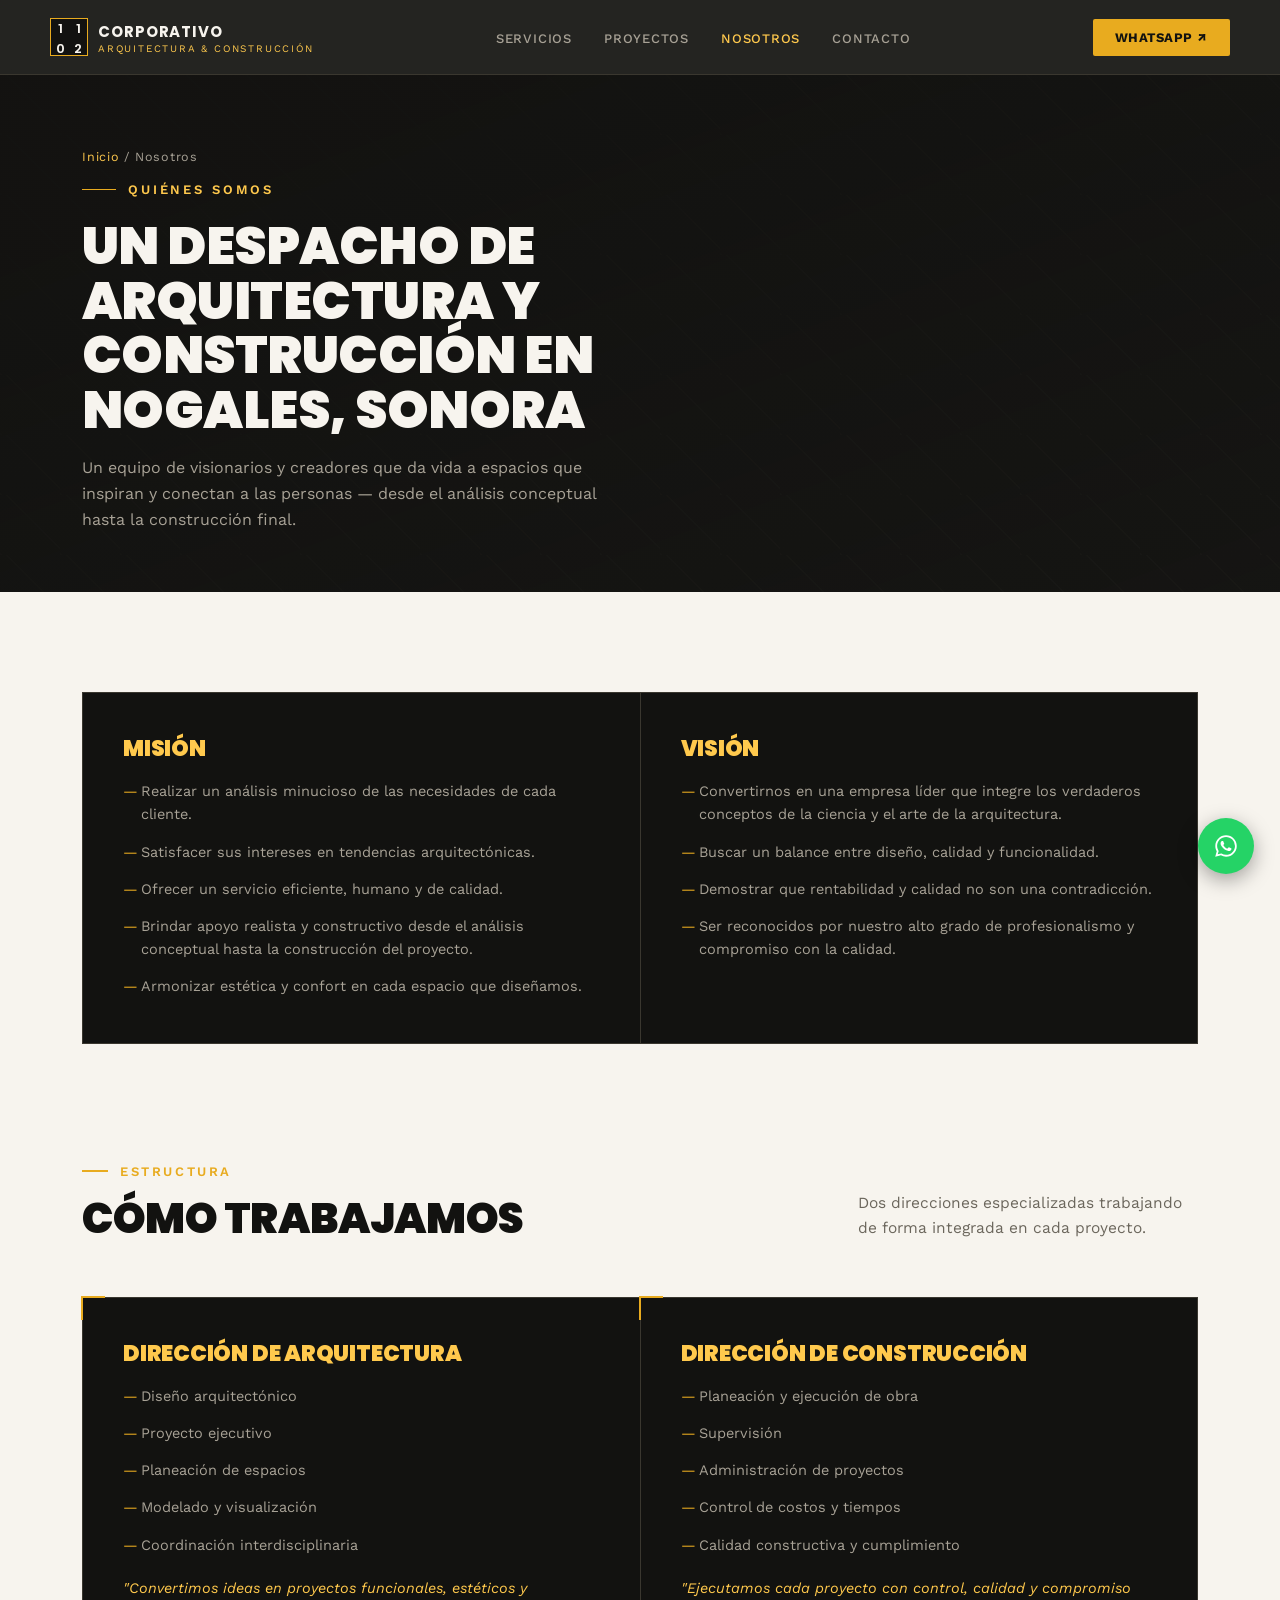
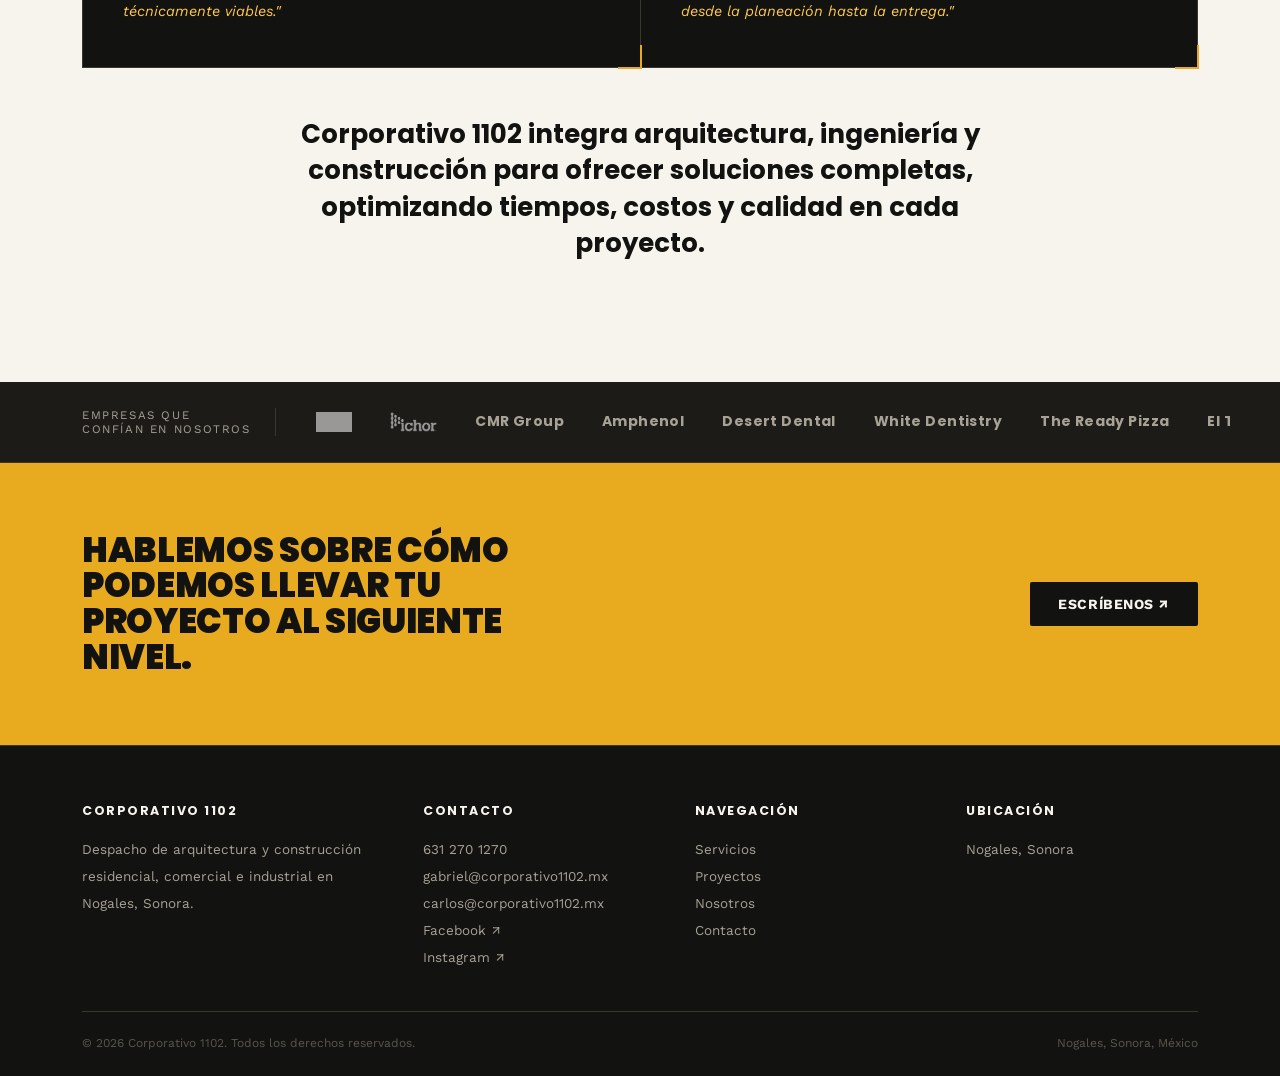
<file: nosotros.html>
<!DOCTYPE html>
<html lang="es">
<head>
<meta charset="UTF-8">
<meta name="viewport" content="width=device-width, initial-scale=1.0">
<link rel="icon" href="images/marca/favicon/favicon.ico">
<link rel="icon" type="image/png" sizes="32x32" href="images/marca/favicon/favicon-32x32.png">
<link rel="icon" type="image/png" sizes="16x16" href="images/marca/favicon/favicon-16x16.png">
<link rel="apple-touch-icon" sizes="180x180" href="images/marca/favicon/apple-touch-icon.png">
<title>Corporativo 1102 — Arquitectura y Construcción, Nogales, Sonora</title>
<meta name="description" content="Corporativo 1102: misión, visión y la forma en que organizamos cada proyecto entre nuestras direcciones de arquitectura y construcción en Nogales, Sonora.">
<link rel="canonical" href="https://corporativo1102.mx/nosotros.html">
<meta property="og:type" content="website">
<meta property="og:site_name" content="Corporativo 1102">
<meta property="og:locale" content="es_MX">
<meta property="og:title" content="Corporativo 1102 — Arquitectura y Construcción, Nogales, Sonora">
<meta property="og:description" content="Corporativo 1102: misión, visión y la forma en que organizamos cada proyecto entre nuestras direcciones de arquitectura y construcción en Nogales, Sonora.">
<meta property="og:image" content="https://corporativo1102.mx/images/marca/og-image.jpg">
<meta property="og:url" content="https://corporativo1102.mx/nosotros.html">
<meta name="twitter:card" content="summary_large_image">
<meta name="twitter:title" content="Corporativo 1102 — Arquitectura y Construcción, Nogales, Sonora">
<meta name="twitter:description" content="Corporativo 1102: misión, visión y la forma en que organizamos cada proyecto entre nuestras direcciones de arquitectura y construcción en Nogales, Sonora.">
<meta name="twitter:image" content="https://corporativo1102.mx/images/marca/og-image.jpg">
<link rel="preconnect" href="https://fonts.googleapis.com">
<link rel="preconnect" href="https://fonts.gstatic.com" crossorigin>
<link href="https://fonts.googleapis.com/css2?family=Poppins:wght@400;600;700;900&family=Work+Sans:wght@400;500;600&display=swap" rel="stylesheet">
<link rel="stylesheet" href="css/styles.css">
<style>
  /* corner bracket signature — echoes the 1102 logo mark */
  .bracket{position:relative;}
  .bracket::before, .bracket::after{
    content:"";
    position:absolute;
    width:22px; height:22px;
    border:2.5px solid var(--gold);
    z-index:2;
  }
  .bracket::before{top:-2px; left:-2px; border-right:none; border-bottom:none;}
  .bracket::after{bottom:-2px; right:-2px; border-left:none; border-top:none;}

  /* ---------- HERO ---------- */
  .hero-eyebrow{
    color:var(--gold-light); font-size:13px; letter-spacing:0.22em; text-transform:uppercase;
    font-weight:600; margin-bottom:22px; display:flex; align-items:center; gap:12px;
  }
  .hero-eyebrow::before{content:""; width:34px; height:1.5px; background:var(--gold);}

  /* ---------- TRUST BAR ---------- */
  .trust{background:var(--ink-2); border-bottom:1px solid var(--line-dark); padding:26px 0;}
  .trust-inner{display:flex; align-items:center; gap:40px; overflow-x:auto;}
  .trust-label{
    font-size:11.5px; color:var(--text-soft-dark); text-transform:uppercase; letter-spacing:0.14em;
    white-space:nowrap; flex-shrink:0; padding-right:24px; border-right:1px solid var(--line-dark);
  }
  .trust-logos{display:flex; gap:38px; align-items:center; flex-wrap:nowrap;}
  .trust-logos img{height:20px; width:auto; filter:brightness(0) invert(1); opacity:0.55;}
  .trust-word{
    font-family:'Poppins',sans-serif; font-weight:700; font-size:14px; letter-spacing:0.03em;
    color:var(--text-soft-dark); white-space:nowrap;
  }

  /* ---------- SECTION SHARED ---------- */
  section{padding:100px 0;}
  .sec-label{
    display:flex; align-items:center; gap:12px; margin-bottom:18px;
    font-size:13px; letter-spacing:0.2em; text-transform:uppercase; font-weight:600; color:var(--gold);
  }
  .sec-label::before{content:""; width:26px; height:1.5px; background:var(--gold);}
  .sec-head{display:flex; justify-content:space-between; align-items:flex-end; gap:40px; margin-bottom:56px; flex-wrap:wrap;}
  .sec-head h2{font-size:clamp(28px,3.4vw,42px); max-width:600px;}
  .sec-head p{color:var(--text-soft); font-size:15.5px; max-width:340px; line-height:1.6;}

  /* ---------- ABOUT / TEAM ---------- */
  .about-quote{
    font-family:'Poppins',sans-serif; font-weight:700; text-transform:none;
    font-size:26px; line-height:1.4; letter-spacing:0; color:var(--ink);
  }

  /* ---------- CTA BAND ---------- */
  .cta-band{
    background:var(--gold); color:var(--ink); padding:70px 0;
  }
  .cta-inner{display:flex; justify-content:space-between; align-items:center; gap:30px; flex-wrap:wrap;}
  .cta-inner h2{font-size:clamp(24px,3vw,34px); max-width:520px; color:var(--ink);}
  .btn-dark{
    background:var(--ink); color:var(--paper);
    padding:14px 28px; font-size:14px; font-weight:700; letter-spacing:0.04em; text-transform:uppercase;
    border-radius:var(--radius); display:inline-flex; align-items:center; gap:10px;
  }

  @media (max-width:860px){
    nav ul{display:none;}
  }

  /* ---------- PAGE HERO (interior pages) ---------- */
  .page-hero{
    background:
      linear-gradient(160deg, rgba(18,18,16,0.90) 20%, rgba(18,18,16,0.65) 100%),
      repeating-linear-gradient(45deg, #23221e 0 2px, #1a1917 2px 46px);
    background-size: cover, 60px 60px;
    color:var(--paper); padding:74px 0 60px;
  }
  .page-hero h1{font-size:clamp(30px,4.4vw,52px); max-width:760px; color:var(--paper);}
  .page-hero p{color:var(--text-soft-dark); font-size:16px; max-width:560px; margin-top:18px; line-height:1.6;}
  .breadcrumb{font-size:12.5px; color:var(--text-soft-dark); letter-spacing:0.06em; margin-bottom:18px;}
  .breadcrumb a{color:var(--gold-light);}

  /* ---------- MISSION / VISION (nosotros.html) ---------- */
  .mv-grid{display:grid; grid-template-columns:1fr 1fr; gap:1px; background:var(--line-dark); border:1px solid var(--line-dark);}
  .mv-card{background:var(--ink); color:var(--paper); padding:44px 40px;}
  .mv-card h3{color:var(--gold-light); font-size:22px; margin-bottom:20px;}
  .mv-card ul{list-style:none; display:flex; flex-direction:column; gap:14px;}
  .mv-card li{font-size:14.5px; color:var(--text-soft-dark); line-height:1.6; padding-left:18px; position:relative;}
  .mv-card li::before{content:"—"; position:absolute; left:0; color:var(--gold);}

  @media (max-width:860px){
    .mv-grid{grid-template-columns:1fr;}
    .about-quote{font-size:20px;}
  }
</style>
</head>
<body>

<header>
  <div class="wrap nav">
    <a href="index.html" class="logo-mark">
      <div class="logo-box"><span>1</span><span>1</span><span>0</span><span>2</span></div>
      <div class="logo-text">Corporativo<br><small>Arquitectura & Construcción</small></div>
    </a>
    <input type="checkbox" id="navCheck" class="nav-check">
    <nav id="siteNav"><ul>
      <li><a href="servicios.html">Servicios</a></li>
      <li><a href="proyectos.html">Proyectos</a></li>
      <li><a href="nosotros.html" style="color:var(--gold-light);">Nosotros</a></li>
      <li><a href="contacto.html">Contacto</a></li>
    </ul></nav>
    <div class="nav-cta">
      <a href="https://wa.me/526312701270" class="btn-gold">WhatsApp ↗</a>
    </div>
    <label class="nav-toggle" for="navCheck" aria-label="Abrir menú">
      <span></span><span></span><span></span>
    </label>
  </div>
</header>


<section class="page-hero">
  <div class="wrap">
    <div class="breadcrumb"><a href="index.html">Inicio</a> / Nosotros</div>
    <div class="hero-eyebrow">Quiénes somos</div>
    <h1>Un despacho de arquitectura y construcción en Nogales, Sonora</h1>
    <p>Un equipo de visionarios y creadores que da vida a espacios que inspiran y conectan a las personas — desde el análisis conceptual hasta la construcción final.</p>
  </div>
</section>

<section>
  <div class="wrap">
    <div class="mv-grid">
      <div class="mv-card">
        <h3>Misión</h3>
        <ul>
          <li>Realizar un análisis minucioso de las necesidades de cada cliente.</li>
          <li>Satisfacer sus intereses en tendencias arquitectónicas.</li>
          <li>Ofrecer un servicio eficiente, humano y de calidad.</li>
          <li>Brindar apoyo realista y constructivo desde el análisis conceptual hasta la construcción del proyecto.</li>
          <li>Armonizar estética y confort en cada espacio que diseñamos.</li>
        </ul>
      </div>
      <div class="mv-card">
        <h3>Visión</h3>
        <ul>
          <li>Convertirnos en una empresa líder que integre los verdaderos conceptos de la ciencia y el arte de la arquitectura.</li>
          <li>Buscar un balance entre diseño, calidad y funcionalidad.</li>
          <li>Demostrar que rentabilidad y calidad no son una contradicción.</li>
          <li>Ser reconocidos por nuestro alto grado de profesionalismo y compromiso con la calidad.</li>
        </ul>
      </div>
    </div>
  </div>
</section>

<section style="padding-top:20px;">
  <div class="wrap">
    <div class="sec-head">
      <div>
        <div class="sec-label">Estructura</div>
        <h2>Cómo trabajamos</h2>
      </div>
      <p>Dos direcciones especializadas trabajando de forma integrada en cada proyecto.</p>
    </div>
    <div class="mv-grid">
      <div class="mv-card bracket">
        <h3>Dirección de Arquitectura</h3>
        <ul>
          <li>Diseño arquitectónico</li>
          <li>Proyecto ejecutivo</li>
          <li>Planeación de espacios</li>
          <li>Modelado y visualización</li>
          <li>Coordinación interdisciplinaria</li>
        </ul>
        <p style="margin-top:20px; font-style:italic; color:var(--gold-light); font-size:14.5px; line-height:1.6;">"Convertimos ideas en proyectos funcionales, estéticos y técnicamente viables."</p>
      </div>
      <div class="mv-card bracket">
        <h3>Dirección de Construcción</h3>
        <ul>
          <li>Planeación y ejecución de obra</li>
          <li>Supervisión</li>
          <li>Administración de proyectos</li>
          <li>Control de costos y tiempos</li>
          <li>Calidad constructiva y cumplimiento</li>
        </ul>
        <p style="margin-top:20px; font-style:italic; color:var(--gold-light); font-size:14.5px; line-height:1.6;">"Ejecutamos cada proyecto con control, calidad y compromiso desde la planeación hasta la entrega."</p>
      </div>
    </div>
    <p class="about-quote" style="margin-top:48px; text-align:center; max-width:760px; margin-left:auto; margin-right:auto;">Corporativo 1102 integra arquitectura, ingeniería y construcción para ofrecer soluciones completas, optimizando tiempos, costos y calidad en cada proyecto.</p>
  </div>
</section>

<div class="trust" style="margin-top:20px;">
  <div class="wrap trust-inner">
    <div class="trust-label">Empresas que<br>confían en nosotros</div>
    <div class="trust-logos">
      <img src="images/marca/clientes/cliente-chamberlain-group.png" alt="Chamberlain Group">
      <img src="images/marca/clientes/cliente-ichor-systems.png" alt="Ichor System">
      <span class="trust-word">CMR Group</span>
      <span class="trust-word">Amphenol</span>
      <span class="trust-word">Desert Dental</span>
      <span class="trust-word">White Dentistry</span>
      <span class="trust-word">The Ready Pizza</span>
      <span class="trust-word">El Trébol</span>
      <span class="trust-word">La Patrona</span>
      <span class="trust-word">Barbería Hernández</span>
    </div>
  </div>
</div>

<section class="cta-band">
  <div class="wrap cta-inner">
    <h2>Hablemos sobre cómo podemos llevar tu proyecto al siguiente nivel.</h2>
    <a href="contacto.html" class="btn-dark">Escríbenos ↗</a>
  </div>
</section>
<footer>
  <div class="wrap">
    <div class="foot-grid">
      <div class="foot-col">
        <h4>Corporativo 1102</h4>
        <p style="max-width:280px;">Despacho de arquitectura y construcción residencial, comercial e industrial en Nogales, Sonora.</p>
      </div>
      <div class="foot-col">
        <h4>Contacto</h4>
        <a href="https://wa.me/526312701270">631 270 1270</a>
        <a href="mailto:gabriel@corporativo1102.mx">gabriel@corporativo1102.mx</a>
        <a href="mailto:carlos@corporativo1102.mx">carlos@corporativo1102.mx</a>
        <a href="https://www.facebook.com/corporativo1102/" target="_blank">Facebook ↗</a>
        <a href="https://www.instagram.com/corporativo1102" target="_blank">Instagram ↗</a>
      </div>
      <div class="foot-col">
        <h4>Navegación</h4>
        <a href="servicios.html">Servicios</a>
        <a href="proyectos.html">Proyectos</a>
        <a href="nosotros.html">Nosotros</a>
        <a href="contacto.html">Contacto</a>
      </div>
      <div class="foot-col">
        <h4>Ubicación</h4>
        <p>Nogales, Sonora</p>
      </div>
    </div>
    <div class="foot-bottom">
      <span>© 2026 Corporativo 1102. Todos los derechos reservados.</span>
      <span>Nogales, Sonora, México</span>
    </div>
  </div>
</footer>

<a href="https://wa.me/526312701270" class="wa-float" aria-label="WhatsApp">
  <svg width="26" height="26" viewBox="0 0 24 24" fill="white"><path d="M12.04 2C6.58 2 2.13 6.45 2.13 11.91c0 1.75.46 3.45 1.32 4.95L2.05 22l5.25-1.38a9.9 9.9 0 0 0 4.74 1.21h.01c5.46 0 9.9-4.45 9.9-9.91C21.96 6.45 17.51 2 12.05 2Zm0 18.15h-.01a8.2 8.2 0 0 1-4.2-1.15l-.3-.18-3.12.82.83-3.04-.2-.31a8.2 8.2 0 0 1-1.26-4.38c0-4.54 3.7-8.24 8.26-8.24 2.2 0 4.27.86 5.83 2.42a8.17 8.17 0 0 1 2.42 5.83c0 4.55-3.7 8.24-8.25 8.24Zm4.52-6.17c-.25-.12-1.47-.72-1.7-.81-.23-.08-.4-.12-.56.13-.17.25-.64.81-.79.97-.14.17-.29.19-.54.06-.25-.12-1.04-.38-1.98-1.22-.73-.65-1.23-1.46-1.37-1.71-.14-.25-.02-.38.11-.51.11-.11.25-.29.37-.43.12-.15.16-.25.25-.42.08-.17.04-.31-.02-.43-.06-.13-.56-1.35-.77-1.85-.2-.48-.41-.42-.56-.43h-.48c-.17 0-.43.06-.66.31-.23.25-.86.84-.86 2.05 0 1.21.88 2.38 1 2.54.12.17 1.73 2.65 4.2 3.71.59.25 1.04.4 1.4.52.59.19 1.12.16 1.55.1.47-.07 1.47-.6 1.68-1.18.2-.58.2-1.08.14-1.18-.06-.1-.23-.16-.48-.28Z"/></svg>
</a>

<script>
  (function(){
    var navCheck = document.getElementById('navCheck');
    var siteNav = document.getElementById('siteNav');
    if(navCheck && siteNav){
      siteNav.querySelectorAll('a').forEach(function(link){
        link.addEventListener('click', function(){
          navCheck.checked = false;
        });
      });
    }
  })();
</script>
</body>
</html>
</file>
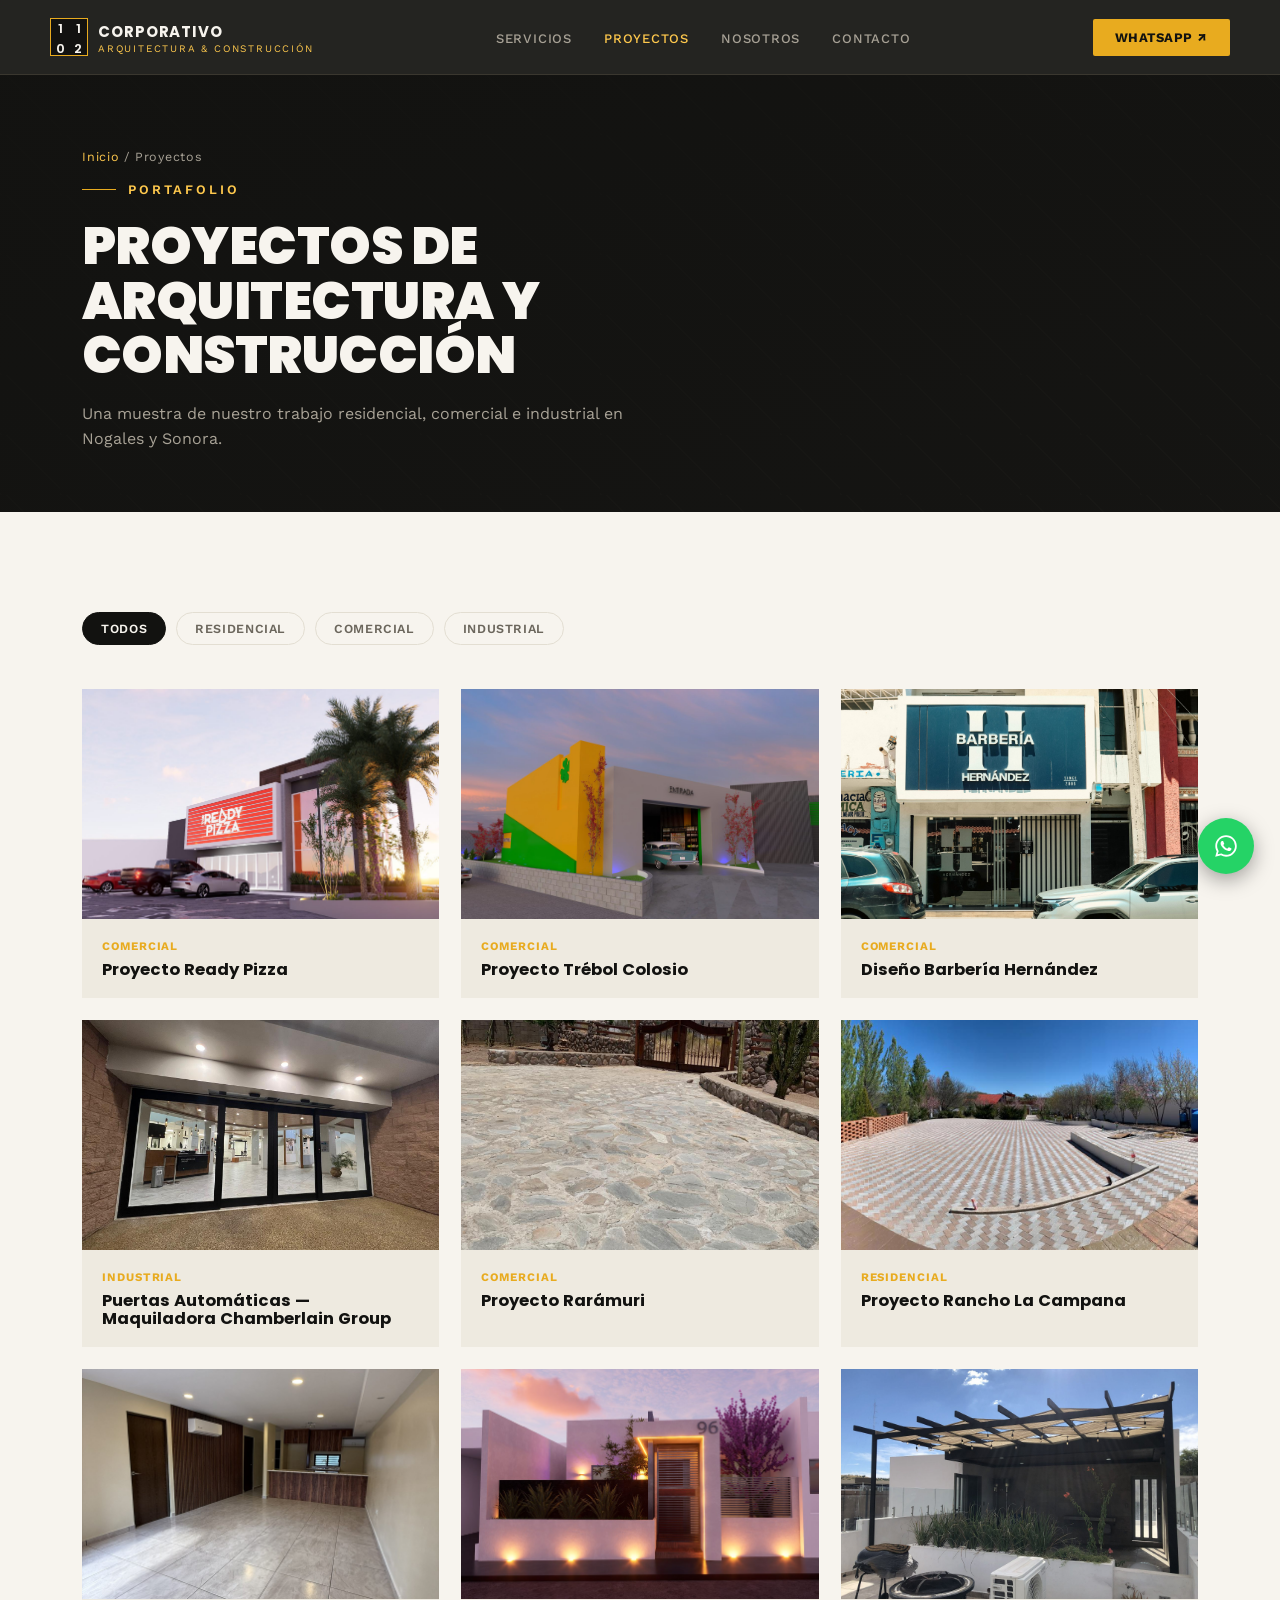
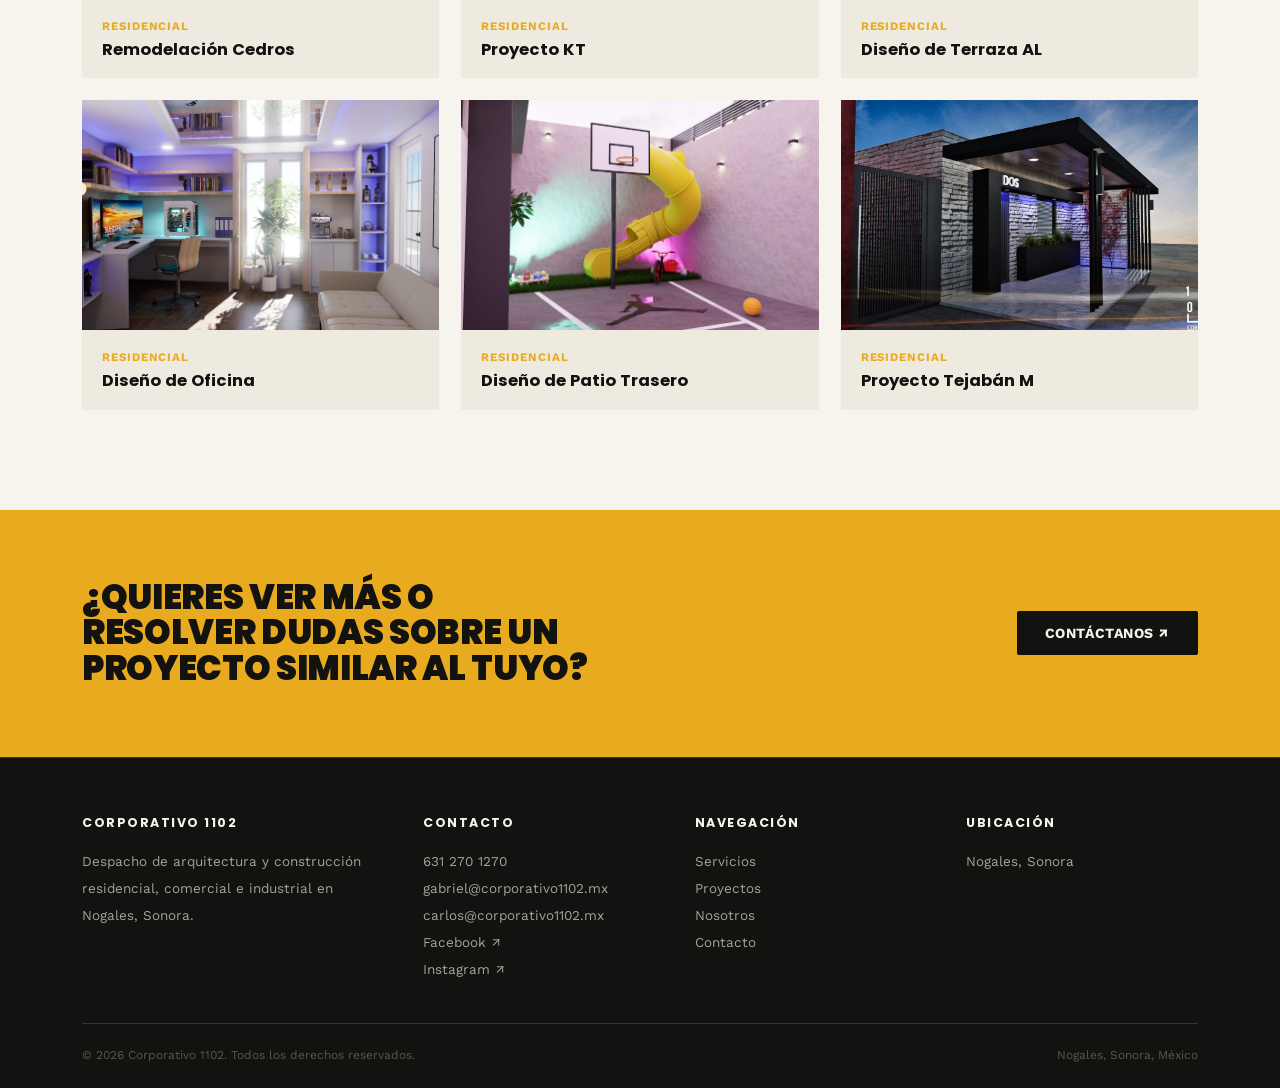
<file: proyectos.html>
<!DOCTYPE html>
<html lang="es">
<head>
<meta charset="UTF-8">
<meta name="viewport" content="width=device-width, initial-scale=1.0">
<link rel="icon" href="images/marca/favicon/favicon.ico">
<link rel="icon" type="image/png" sizes="32x32" href="images/marca/favicon/favicon-32x32.png">
<link rel="icon" type="image/png" sizes="16x16" href="images/marca/favicon/favicon-16x16.png">
<link rel="apple-touch-icon" sizes="180x180" href="images/marca/favicon/apple-touch-icon.png">
<title>Proyectos de Arquitectura y Construcción — Nogales, Sonora</title>
<meta name="description" content="Explora el portafolio de proyectos de arquitectura y construcción de Corporativo 1102: obras residenciales, comerciales e industriales en Nogales, Sonora.">
<link rel="canonical" href="https://corporativo1102.mx/proyectos.html">
<meta property="og:type" content="website">
<meta property="og:site_name" content="Corporativo 1102">
<meta property="og:locale" content="es_MX">
<meta property="og:title" content="Proyectos de Arquitectura y Construcción — Nogales, Sonora">
<meta property="og:description" content="Explora el portafolio de proyectos de arquitectura y construcción de Corporativo 1102: obras residenciales, comerciales e industriales en Nogales, Sonora.">
<meta property="og:image" content="https://corporativo1102.mx/images/marca/og-image.jpg">
<meta property="og:url" content="https://corporativo1102.mx/proyectos.html">
<meta name="twitter:card" content="summary_large_image">
<meta name="twitter:title" content="Proyectos de Arquitectura y Construcción — Nogales, Sonora">
<meta name="twitter:description" content="Explora el portafolio de proyectos de arquitectura y construcción de Corporativo 1102: obras residenciales, comerciales e industriales en Nogales, Sonora.">
<meta name="twitter:image" content="https://corporativo1102.mx/images/marca/og-image.jpg">
<link rel="preconnect" href="https://fonts.googleapis.com">
<link rel="preconnect" href="https://fonts.gstatic.com" crossorigin>
<link href="https://fonts.googleapis.com/css2?family=Poppins:wght@400;600;700;900&family=Work+Sans:wght@400;500;600&display=swap" rel="stylesheet">
<link rel="stylesheet" href="css/styles.css">
<style>
  /* corner bracket signature — echoes the 1102 logo mark */
  .bracket{position:relative;}
  .bracket::before, .bracket::after{
    content:"";
    position:absolute;
    width:22px; height:22px;
    border:2.5px solid var(--gold);
    z-index:2;
  }
  .bracket::before{top:-2px; left:-2px; border-right:none; border-bottom:none;}
  .bracket::after{bottom:-2px; right:-2px; border-left:none; border-top:none;}

  /* ---------- SECTION SHARED ---------- */
  section{padding:100px 0;}
  .sec-label{
    display:flex; align-items:center; gap:12px; margin-bottom:18px;
    font-size:13px; letter-spacing:0.2em; text-transform:uppercase; font-weight:600; color:var(--gold);
  }
  .sec-label::before{content:""; width:26px; height:1.5px; background:var(--gold);}
  .hero-eyebrow{
    color:var(--gold-light); font-size:13px; letter-spacing:0.22em; text-transform:uppercase;
    font-weight:600; margin-bottom:22px; display:flex; align-items:center; gap:12px;
  }
  .hero-eyebrow::before{content:""; width:34px; height:1.5px; background:var(--gold);}

  /* ---------- CTA BAND ---------- */
  .cta-band{background:var(--gold); color:var(--ink); padding:70px 0;}
  .cta-inner{display:flex; justify-content:space-between; align-items:center; gap:30px; flex-wrap:wrap;}
  .cta-inner h2{font-size:clamp(24px,3vw,34px); max-width:520px; color:var(--ink);}
  .btn-dark{
    background:var(--ink); color:var(--paper);
    padding:14px 28px; font-size:14px; font-weight:700; letter-spacing:0.04em; text-transform:uppercase;
    border-radius:var(--radius); display:inline-flex; align-items:center; gap:10px;
  }

  @media (max-width:860px){ nav ul{display:none;} }

  /* ---------- PAGE HERO (interior pages) ---------- */
  .page-hero{
    background:
      linear-gradient(160deg, rgba(18,18,16,0.90) 20%, rgba(18,18,16,0.65) 100%),
      repeating-linear-gradient(45deg, #23221e 0 2px, #1a1917 2px 46px);
    background-size: cover, 60px 60px;
    color:var(--paper); padding:74px 0 60px;
  }
  .page-hero h1{font-size:clamp(30px,4.4vw,52px); max-width:760px; color:var(--paper);}
  .page-hero p{color:var(--text-soft-dark); font-size:16px; max-width:560px; margin-top:18px; line-height:1.6;}
  .breadcrumb{font-size:12.5px; color:var(--text-soft-dark); letter-spacing:0.06em; margin-bottom:18px;}
  .breadcrumb a{color:var(--gold-light);}

  /* ---------- PROJECT GALLERY (proyectos.html) ---------- */
  .pill-row{display:flex; gap:10px; margin-bottom:44px; flex-wrap:wrap;}
  .pill{
    border:1.5px solid var(--line); padding:8px 18px; font-size:12.5px; letter-spacing:0.05em;
    text-transform:uppercase; font-weight:600; color:var(--text-soft); border-radius:999px;
    cursor:pointer; user-select:none;
  }
  .pill.active{background:var(--ink); color:var(--paper); border-color:var(--ink);}
  .gallery-grid{
    display:grid; grid-template-columns:repeat(3,1fr); gap:22px;
  }
  .gcard{background:var(--paper-2); display:block; cursor:pointer; transition:transform .2s, box-shadow .2s;}
  .gcard:hover{transform:translateY(-4px); box-shadow:0 14px 30px rgba(0,0,0,0.12);}
  .gcard-img{
    height:230px; position:relative; overflow:hidden;
    background:linear-gradient(150deg,#e4dfd0,#cfc8b5 70%);
    display:flex; align-items:center; justify-content:center;
  }
  .gcard-img img{width:100%; height:100%; object-fit:cover; display:block;}
  .gcard-img::after{content:"IMAGEN DE PROYECTO"; font-family:'Poppins',sans-serif; font-size:10.5px; letter-spacing:0.14em; color:#8a8266; opacity:0.7;}
  .gcard-img.filled::after{content:none;}
  .gcard-body{padding:20px;}
  .gcard-tag{font-size:11.5px; color:var(--gold); text-transform:uppercase; letter-spacing:0.08em; font-weight:700;}
  .gcard-body h3{font-size:16.5px; text-transform:none; letter-spacing:0; margin-top:8px; font-weight:700;}

  @media (max-width:860px){
    .gallery-grid{grid-template-columns:1fr 1fr;}
  }
  @media (max-width:600px){
    .gallery-grid{grid-template-columns:1fr;}
  }
</style>
</head>
<body>

<header>
  <div class="wrap nav">
    <a href="index.html" class="logo-mark">
      <div class="logo-box"><span>1</span><span>1</span><span>0</span><span>2</span></div>
      <div class="logo-text">Corporativo<br><small>Arquitectura & Construcción</small></div>
    </a>
    <input type="checkbox" id="navCheck" class="nav-check">
    <nav id="siteNav"><ul>
      <li><a href="servicios.html">Servicios</a></li>
      <li><a href="proyectos.html" style="color:var(--gold-light);">Proyectos</a></li>
      <li><a href="nosotros.html">Nosotros</a></li>
      <li><a href="contacto.html">Contacto</a></li>
    </ul></nav>
    <div class="nav-cta">
      <a href="https://wa.me/526312701270" class="btn-gold">WhatsApp ↗</a>
    </div>
    <label class="nav-toggle" for="navCheck" aria-label="Abrir menú">
      <span></span><span></span><span></span>
    </label>
  </div>
</header>


<section class="page-hero">
  <div class="wrap">
    <div class="breadcrumb"><a href="index.html">Inicio</a> / Proyectos</div>
    <div class="hero-eyebrow">Portafolio</div>
    <h1>Proyectos de arquitectura y construcción</h1>
    <p>Una muestra de nuestro trabajo residencial, comercial e industrial en Nogales y Sonora.</p>
  </div>
</section>

<section>
  <div class="wrap">
    <div class="pill-row" id="filterRow">
      <div class="pill active" data-filter="Todos">Todos</div>
      <div class="pill" data-filter="Residencial">Residencial</div>
      <div class="pill" data-filter="Comercial">Comercial</div>
      <div class="pill" data-filter="Industrial">Industrial</div>
    </div>
    <div class="gallery-grid" id="galleryGrid">
      <!-- Las tarjetas se generan automáticamente desde proyectos-data.js -->
    </div>
  </div>
</section>

<section class="cta-band">
  <div class="wrap cta-inner">
    <h2>¿Quieres ver más o resolver dudas sobre un proyecto similar al tuyo?</h2>
    <a href="contacto.html" class="btn-dark">Contáctanos ↗</a>
  </div>
</section>

<footer>
  <div class="wrap">
    <div class="foot-grid">
      <div class="foot-col">
        <h4>Corporativo 1102</h4>
        <p style="max-width:280px;">Despacho de arquitectura y construcción residencial, comercial e industrial en Nogales, Sonora.</p>
      </div>
      <div class="foot-col">
        <h4>Contacto</h4>
        <a href="https://wa.me/526312701270">631 270 1270</a>
        <a href="mailto:gabriel@corporativo1102.mx">gabriel@corporativo1102.mx</a>
        <a href="mailto:carlos@corporativo1102.mx">carlos@corporativo1102.mx</a>
        <a href="https://www.facebook.com/corporativo1102/" target="_blank">Facebook ↗</a>
        <a href="https://www.instagram.com/corporativo1102" target="_blank">Instagram ↗</a>
      </div>
      <div class="foot-col">
        <h4>Navegación</h4>
        <a href="servicios.html">Servicios</a>
        <a href="proyectos.html">Proyectos</a>
        <a href="nosotros.html">Nosotros</a>
        <a href="contacto.html">Contacto</a>
      </div>
      <div class="foot-col">
        <h4>Ubicación</h4>
        <p>Nogales, Sonora</p>
      </div>
    </div>
    <div class="foot-bottom">
      <span>© 2026 Corporativo 1102. Todos los derechos reservados.</span>
      <span>Nogales, Sonora, México</span>
    </div>
  </div>
</footer>

<a href="https://wa.me/526312701270" class="wa-float" aria-label="WhatsApp">
  <svg width="26" height="26" viewBox="0 0 24 24" fill="white"><path d="M12.04 2C6.58 2 2.13 6.45 2.13 11.91c0 1.75.46 3.45 1.32 4.95L2.05 22l5.25-1.38a9.9 9.9 0 0 0 4.74 1.21h.01c5.46 0 9.9-4.45 9.9-9.91C21.96 6.45 17.51 2 12.05 2Zm0 18.15h-.01a8.2 8.2 0 0 1-4.2-1.15l-.3-.18-3.12.82.83-3.04-.2-.31a8.2 8.2 0 0 1-1.26-4.38c0-4.54 3.7-8.24 8.26-8.24 2.2 0 4.27.86 5.83 2.42a8.17 8.17 0 0 1 2.42 5.83c0 4.55-3.7 8.24-8.25 8.24Zm4.52-6.17c-.25-.12-1.47-.72-1.7-.81-.23-.08-.4-.12-.56.13-.17.25-.64.81-.79.97-.14.17-.29.19-.54.06-.25-.12-1.04-.38-1.98-1.22-.73-.65-1.23-1.46-1.37-1.71-.14-.25-.02-.38.11-.51.11-.11.25-.29.37-.43.12-.15.16-.25.25-.42.08-.17.04-.31-.02-.43-.06-.13-.56-1.35-.77-1.85-.2-.48-.41-.42-.56-.43h-.48c-.17 0-.43.06-.66.31-.23.25-.86.84-.86 2.05 0 1.21.88 2.38 1 2.54.12.17 1.73 2.65 4.2 3.71.59.25 1.04.4 1.4.52.59.19 1.12.16 1.55.1.47-.07 1.47-.6 1.68-1.18.2-.58.2-1.08.14-1.18-.06-.1-.23-.16-.48-.28Z"/></svg>
</a>

<script src="js/proyectos-data.js"></script>
<script>
  (function(){
    var galleryGrid = document.getElementById('galleryGrid');
    var filterRow = document.getElementById('filterRow');
    if(!galleryGrid || typeof proyectosData === 'undefined') return;

    // Renderiza las tarjetas a partir de proyectos-data.js
    var html = proyectosData.map(function(p){
      return '' +
        '<a class="gcard" data-cat="' + p.categoria + '" href="proyecto.html?id=' + encodeURIComponent(p.id) + '">' +
          '<div class="gcard-img filled"><img src="' + p.portada + '" alt="' + p.nombre + '" loading="lazy"></div>' +
          '<div class="gcard-body">' +
            '<div class="gcard-tag">' + p.categoria + '</div>' +
            '<h3>' + p.nombre + '</h3>' +
          '</div>' +
        '</a>';
    }).join('');
    galleryGrid.innerHTML = html;

    // Filtro por categoría
    if(filterRow){
      var pills = filterRow.querySelectorAll('.pill');
      filterRow.addEventListener('click', function(e){
        var pill = e.target.closest('.pill');
        if(!pill) return;
        pills.forEach(function(p){ p.classList.remove('active'); });
        pill.classList.add('active');
        var filter = pill.getAttribute('data-filter');
        galleryGrid.querySelectorAll('.gcard').forEach(function(card){
          var show = (filter === 'Todos') || (card.getAttribute('data-cat') === filter);
          card.style.display = show ? '' : 'none';
        });
      });
    }
  })();
  (function(){
    var navCheck = document.getElementById('navCheck');
    var siteNav = document.getElementById('siteNav');
    if(navCheck && siteNav){
      siteNav.querySelectorAll('a').forEach(function(link){
        link.addEventListener('click', function(){
          navCheck.checked = false;
        });
      });
    }
  })();
</script>
</body>
</html>
</file>
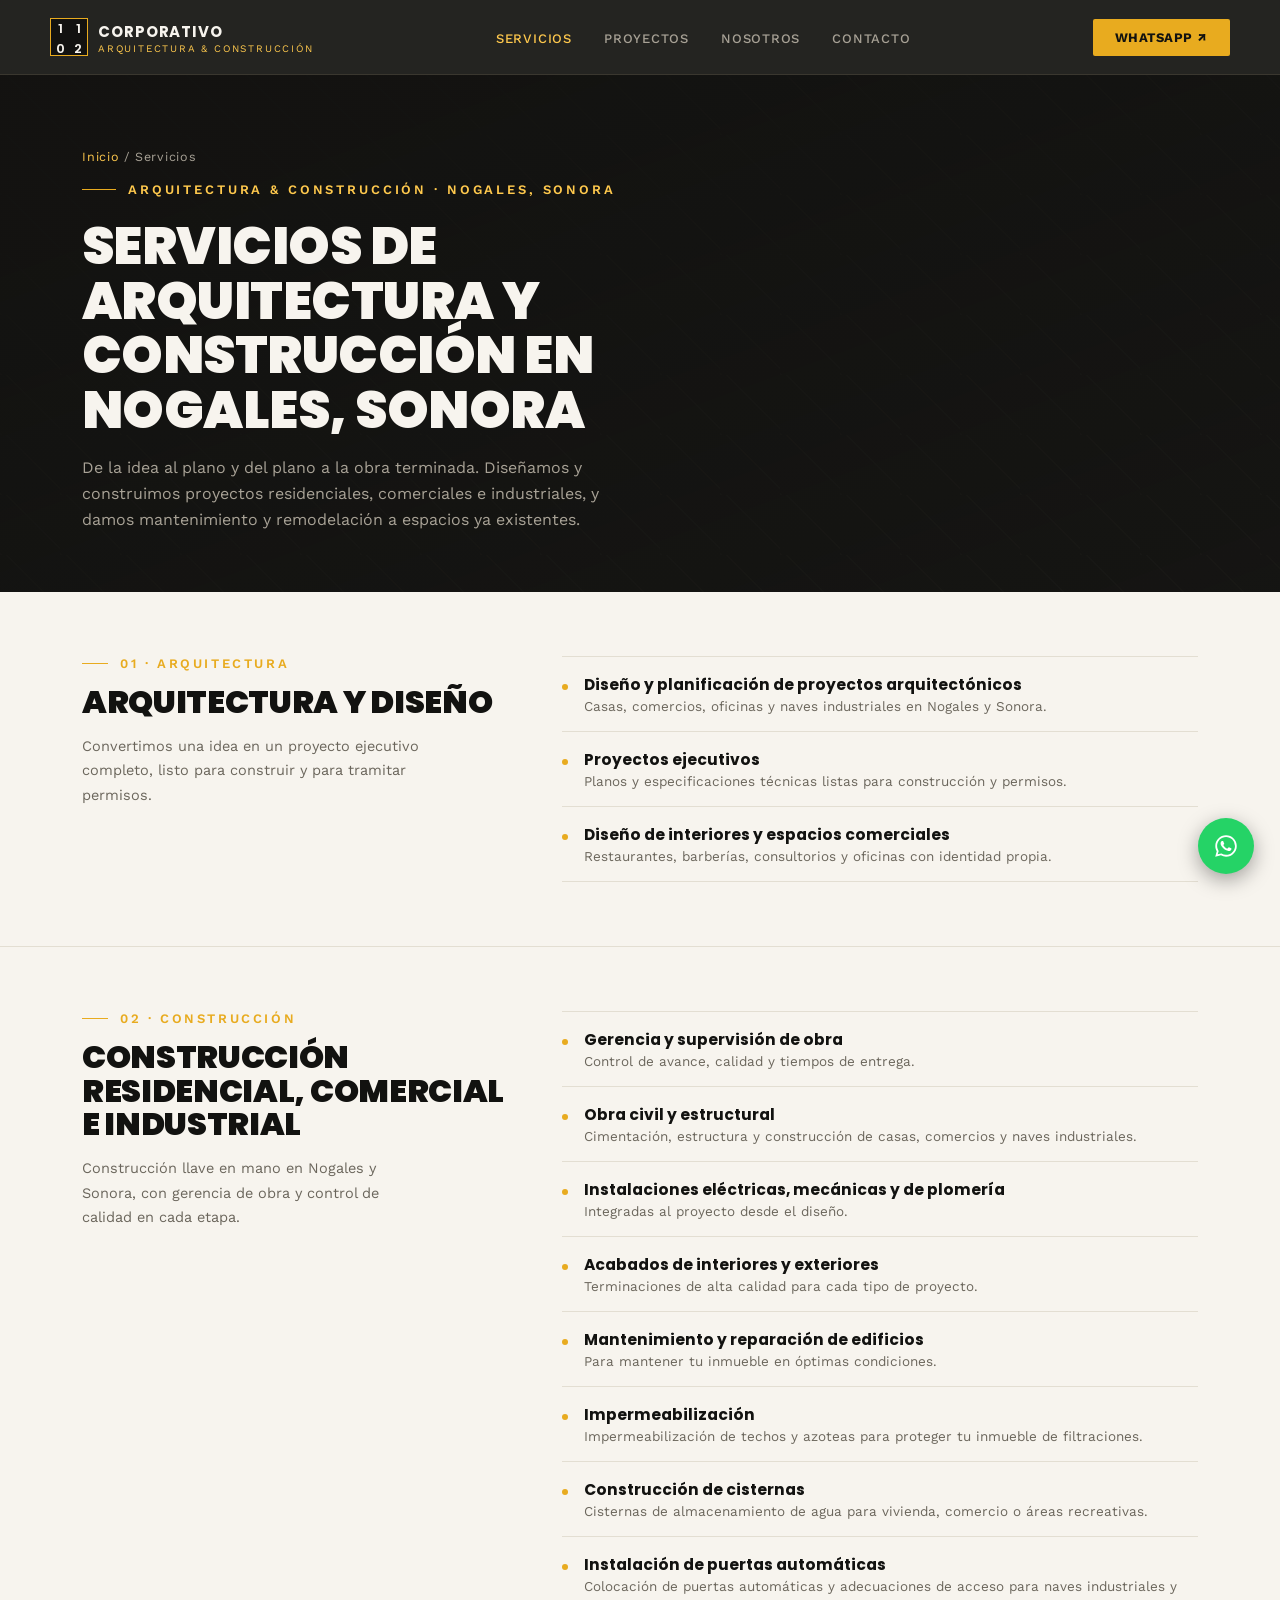
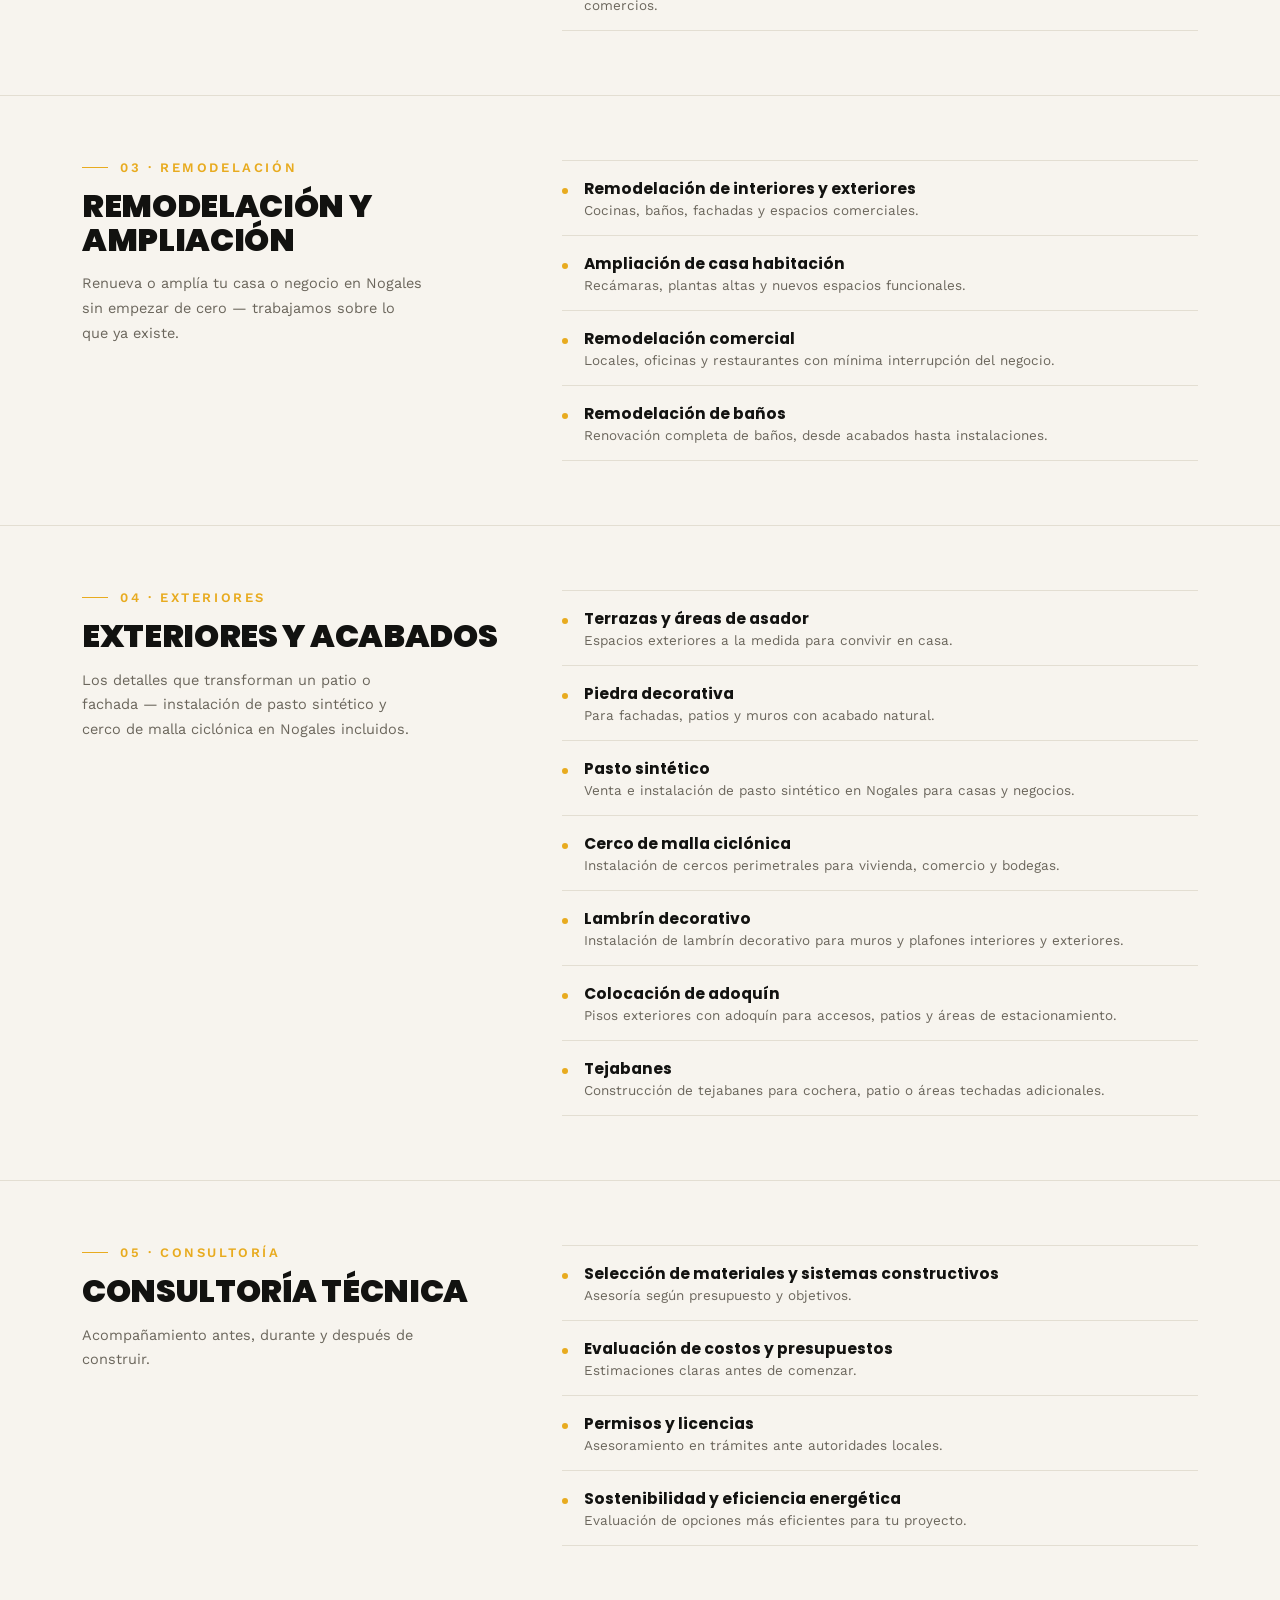
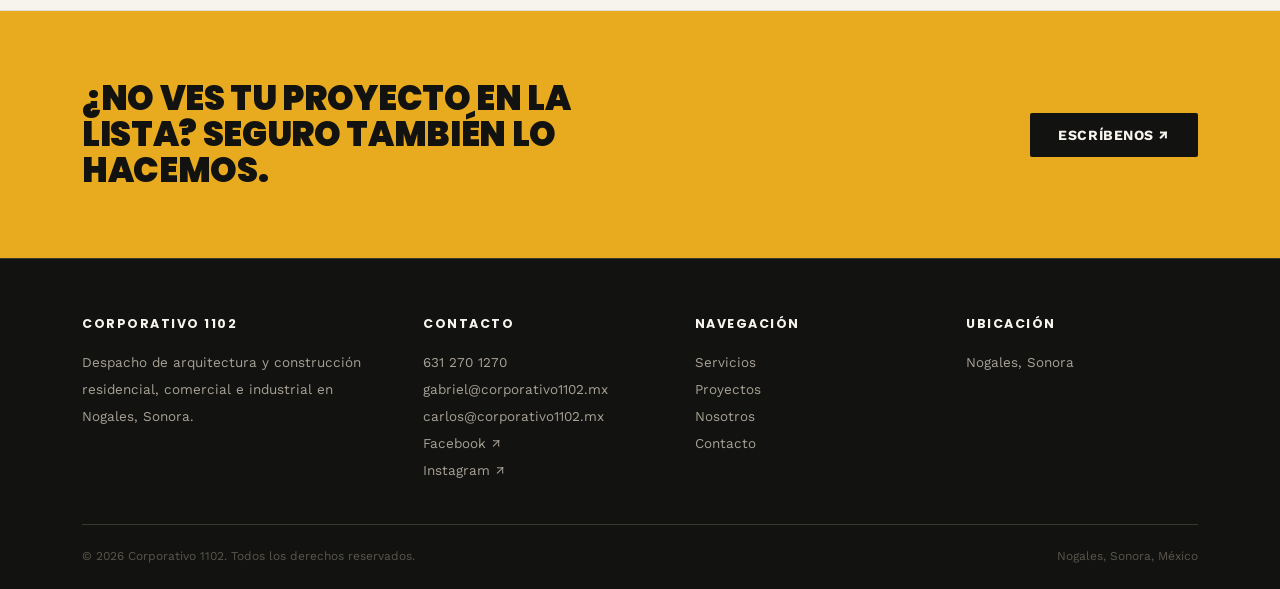
<file: servicios.html>
<!DOCTYPE html>
<html lang="es">
<head>
<meta charset="UTF-8">
<meta name="viewport" content="width=device-width, initial-scale=1.0">
<link rel="icon" href="images/marca/favicon/favicon.ico">
<link rel="icon" type="image/png" sizes="32x32" href="images/marca/favicon/favicon-32x32.png">
<link rel="icon" type="image/png" sizes="16x16" href="images/marca/favicon/favicon-16x16.png">
<link rel="apple-touch-icon" sizes="180x180" href="images/marca/favicon/apple-touch-icon.png">
<title>Arquitectura y Construcción — Nogales, Sonora</title>
<meta name="description" content="Arquitectura, construcción, remodelación, exteriores y consultoría en Nogales, Sonora. Pasto sintético, cerco de malla ciclónica, terrazas y más.">
<link rel="canonical" href="https://corporativo1102.mx/servicios.html">
<meta property="og:type" content="website">
<meta property="og:site_name" content="Corporativo 1102">
<meta property="og:locale" content="es_MX">
<meta property="og:title" content="Arquitectura y Construcción — Nogales, Sonora">
<meta property="og:description" content="Arquitectura, construcción, remodelación, exteriores y consultoría en Nogales, Sonora. Pasto sintético, cerco de malla ciclónica, terrazas y más.">
<meta property="og:image" content="https://corporativo1102.mx/images/marca/og-image.jpg">
<meta property="og:url" content="https://corporativo1102.mx/servicios.html">
<meta name="twitter:card" content="summary_large_image">
<meta name="twitter:title" content="Arquitectura y Construcción — Nogales, Sonora">
<meta name="twitter:description" content="Arquitectura, construcción, remodelación, exteriores y consultoría en Nogales, Sonora. Pasto sintético, cerco de malla ciclónica, terrazas y más.">
<meta name="twitter:image" content="https://corporativo1102.mx/images/marca/og-image.jpg">
<link rel="preconnect" href="https://fonts.googleapis.com">
<link rel="preconnect" href="https://fonts.gstatic.com" crossorigin>
<link href="https://fonts.googleapis.com/css2?family=Poppins:wght@400;600;700;900&family=Work+Sans:wght@400;500;600&display=swap" rel="stylesheet">
<link rel="stylesheet" href="css/styles.css">
<style>
  /* ---------- HERO ---------- */
  .hero-eyebrow{
    color:var(--gold-light); font-size:13px; letter-spacing:0.22em; text-transform:uppercase;
    font-weight:600; margin-bottom:22px; display:flex; align-items:center; gap:12px;
  }
  .hero-eyebrow::before{content:""; width:34px; height:1.5px; background:var(--gold);}

  /* ---------- SECTION SHARED ---------- */
  section{padding:100px 0;}
  .sec-label{
    display:flex; align-items:center; gap:12px; margin-bottom:18px;
    font-size:13px; letter-spacing:0.2em; text-transform:uppercase; font-weight:600; color:var(--gold);
  }
  .sec-label::before{content:""; width:26px; height:1.5px; background:var(--gold);}

  /* ---------- CTA BAND ---------- */
  .cta-band{
    background:var(--gold); color:var(--ink); padding:70px 0;
  }
  .cta-inner{display:flex; justify-content:space-between; align-items:center; gap:30px; flex-wrap:wrap;}
  .cta-inner h2{font-size:clamp(24px,3vw,34px); max-width:520px; color:var(--ink);}
  .btn-dark{
    background:var(--ink); color:var(--paper);
    padding:14px 28px; font-size:14px; font-weight:700; letter-spacing:0.04em; text-transform:uppercase;
    border-radius:var(--radius); display:inline-flex; align-items:center; gap:10px;
  }

  @media (max-width:860px){
    nav ul{display:none;}
  }

  /* ---------- PAGE HERO (interior pages) ---------- */
  .page-hero{
    background:
      linear-gradient(160deg, rgba(18,18,16,0.90) 20%, rgba(18,18,16,0.65) 100%),
      repeating-linear-gradient(45deg, #23221e 0 2px, #1a1917 2px 46px);
    background-size: cover, 60px 60px;
    color:var(--paper); padding:74px 0 60px;
  }
  .page-hero h1{font-size:clamp(30px,4.4vw,52px); max-width:760px; color:var(--paper);}
  .page-hero p{color:var(--text-soft-dark); font-size:16px; max-width:560px; margin-top:18px; line-height:1.6;}
  .breadcrumb{font-size:12.5px; color:var(--text-soft-dark); letter-spacing:0.06em; margin-bottom:18px;}
  .breadcrumb a{color:var(--gold-light);}

  /* ---------- SERVICE GROUPS (servicios.html) ---------- */
  .svc-group{padding:64px 0; border-bottom:1px solid var(--line);}
  .svc-group:last-child{border-bottom:none;}
  .svc-group-inner{display:grid; grid-template-columns:0.8fr 1.2fr; gap:56px;}
  .svc-group-head .sec-label{margin-bottom:14px;}
  .svc-group-head h2{font-size:clamp(24px,2.8vw,32px);}
  .svc-group-head p{color:var(--text-soft); font-size:14.5px; margin-top:16px; line-height:1.7; max-width:340px;}
  .svc-list{display:flex; flex-direction:column; gap:0;}
  .svc-item{
    display:flex; align-items:baseline; gap:16px; padding:16px 0;
    border-bottom:1px solid var(--line);
  }
  .svc-item:first-child{border-top:1px solid var(--line);}
  .svc-item .dot{width:6px; height:6px; background:var(--gold); flex-shrink:0; border-radius:50%; margin-top:6px;}
  .svc-item-text b{font-family:'Poppins',sans-serif; font-weight:700; font-size:15.5px; text-transform:none; display:block;}
  .svc-item-text span{font-size:13.5px; color:var(--text-soft);}

  @media (max-width:860px){
    .svc-group-inner{grid-template-columns:1fr;}
  }
</style>
</head>
<body>

<header>
  <div class="wrap nav">
    <a href="index.html" class="logo-mark">
      <div class="logo-box"><span>1</span><span>1</span><span>0</span><span>2</span></div>
      <div class="logo-text">Corporativo<br><small>Arquitectura & Construcción</small></div>
    </a>
    <input type="checkbox" id="navCheck" class="nav-check">
    <nav id="siteNav"><ul>
      <li><a href="servicios.html" style="color:var(--gold-light);">Servicios</a></li>
      <li><a href="proyectos.html">Proyectos</a></li>
      <li><a href="nosotros.html">Nosotros</a></li>
      <li><a href="contacto.html">Contacto</a></li>
    </ul></nav>
    <div class="nav-cta">
      <a href="https://wa.me/526312701270" class="btn-gold">WhatsApp ↗</a>
    </div>
    <label class="nav-toggle" for="navCheck" aria-label="Abrir menú">
      <span></span><span></span><span></span>
    </label>
  </div>
</header>


<section class="page-hero">
  <div class="wrap">
    <div class="breadcrumb"><a href="index.html">Inicio</a> / Servicios</div>
    <div class="hero-eyebrow">Arquitectura & Construcción · Nogales, Sonora</div>
    <h1>Servicios de arquitectura y construcción en Nogales, Sonora</h1>
    <p>De la idea al plano y del plano a la obra terminada. Diseñamos y construimos proyectos residenciales, comerciales e industriales, y damos mantenimiento y remodelación a espacios ya existentes.</p>
  </div>
</section>

<section class="svc-group">
  <div class="wrap svc-group-inner">
    <div class="svc-group-head">
      <div class="sec-label">01 · Arquitectura</div>
      <h2>Arquitectura y diseño</h2>
      <p>Convertimos una idea en un proyecto ejecutivo completo, listo para construir y para tramitar permisos.</p>
    </div>
    <div class="svc-list">
      <div class="svc-item"><div class="dot"></div><div class="svc-item-text"><b>Diseño y planificación de proyectos arquitectónicos</b><span>Casas, comercios, oficinas y naves industriales en Nogales y Sonora.</span></div></div>
      <div class="svc-item"><div class="dot"></div><div class="svc-item-text"><b>Proyectos ejecutivos</b><span>Planos y especificaciones técnicas listas para construcción y permisos.</span></div></div>
      <div class="svc-item"><div class="dot"></div><div class="svc-item-text"><b>Diseño de interiores y espacios comerciales</b><span>Restaurantes, barberías, consultorios y oficinas con identidad propia.</span></div></div>
    </div>
  </div>
</section>

<section class="svc-group">
  <div class="wrap svc-group-inner">
    <div class="svc-group-head">
      <div class="sec-label">02 · Construcción</div>
      <h2>Construcción residencial, comercial e industrial</h2>
      <p>Construcción llave en mano en Nogales y Sonora, con gerencia de obra y control de calidad en cada etapa.</p>
    </div>
    <div class="svc-list">
      <div class="svc-item"><div class="dot"></div><div class="svc-item-text"><b>Gerencia y supervisión de obra</b><span>Control de avance, calidad y tiempos de entrega.</span></div></div>
      <div class="svc-item"><div class="dot"></div><div class="svc-item-text"><b>Obra civil y estructural</b><span>Cimentación, estructura y construcción de casas, comercios y naves industriales.</span></div></div>
      <div class="svc-item"><div class="dot"></div><div class="svc-item-text"><b>Instalaciones eléctricas, mecánicas y de plomería</b><span>Integradas al proyecto desde el diseño.</span></div></div>
      <div class="svc-item"><div class="dot"></div><div class="svc-item-text"><b>Acabados de interiores y exteriores</b><span>Terminaciones de alta calidad para cada tipo de proyecto.</span></div></div>
      <div class="svc-item"><div class="dot"></div><div class="svc-item-text"><b>Mantenimiento y reparación de edificios</b><span>Para mantener tu inmueble en óptimas condiciones.</span></div></div>
      <div class="svc-item"><div class="dot"></div><div class="svc-item-text"><b>Impermeabilización</b><span>Impermeabilización de techos y azoteas para proteger tu inmueble de filtraciones.</span></div></div>
      <div class="svc-item"><div class="dot"></div><div class="svc-item-text"><b>Construcción de cisternas</b><span>Cisternas de almacenamiento de agua para vivienda, comercio o áreas recreativas.</span></div></div>
      <div class="svc-item"><div class="dot"></div><div class="svc-item-text"><b>Instalación de puertas automáticas</b><span>Colocación de puertas automáticas y adecuaciones de acceso para naves industriales y comercios.</span></div></div>
    </div>
  </div>
</section>

<section class="svc-group">
  <div class="wrap svc-group-inner">
    <div class="svc-group-head">
      <div class="sec-label">03 · Remodelación</div>
      <h2>Remodelación y ampliación</h2>
      <p>Renueva o amplía tu casa o negocio en Nogales sin empezar de cero — trabajamos sobre lo que ya existe.</p>
    </div>
    <div class="svc-list">
      <div class="svc-item"><div class="dot"></div><div class="svc-item-text"><b>Remodelación de interiores y exteriores</b><span>Cocinas, baños, fachadas y espacios comerciales.</span></div></div>
      <div class="svc-item"><div class="dot"></div><div class="svc-item-text"><b>Ampliación de casa habitación</b><span>Recámaras, plantas altas y nuevos espacios funcionales.</span></div></div>
      <div class="svc-item"><div class="dot"></div><div class="svc-item-text"><b>Remodelación comercial</b><span>Locales, oficinas y restaurantes con mínima interrupción del negocio.</span></div></div>
      <div class="svc-item"><div class="dot"></div><div class="svc-item-text"><b>Remodelación de baños</b><span>Renovación completa de baños, desde acabados hasta instalaciones.</span></div></div>
    </div>
  </div>
</section>

<section class="svc-group">
  <div class="wrap svc-group-inner">
    <div class="svc-group-head">
      <div class="sec-label">04 · Exteriores</div>
      <h2>Exteriores y acabados</h2>
      <p>Los detalles que transforman un patio o fachada — instalación de pasto sintético y cerco de malla ciclónica en Nogales incluidos.</p>
    </div>
    <div class="svc-list">
      <div class="svc-item"><div class="dot"></div><div class="svc-item-text"><b>Terrazas y áreas de asador</b><span>Espacios exteriores a la medida para convivir en casa.</span></div></div>
      <div class="svc-item"><div class="dot"></div><div class="svc-item-text"><b>Piedra decorativa</b><span>Para fachadas, patios y muros con acabado natural.</span></div></div>
      <div class="svc-item"><div class="dot"></div><div class="svc-item-text"><b>Pasto sintético</b><span>Venta e instalación de pasto sintético en Nogales para casas y negocios.</span></div></div>
      <div class="svc-item"><div class="dot"></div><div class="svc-item-text"><b>Cerco de malla ciclónica</b><span>Instalación de cercos perimetrales para vivienda, comercio y bodegas.</span></div></div>
      <div class="svc-item"><div class="dot"></div><div class="svc-item-text"><b>Lambrín decorativo</b><span>Instalación de lambrín decorativo para muros y plafones interiores y exteriores.</span></div></div>
      <div class="svc-item"><div class="dot"></div><div class="svc-item-text"><b>Colocación de adoquín</b><span>Pisos exteriores con adoquín para accesos, patios y áreas de estacionamiento.</span></div></div>
      <div class="svc-item"><div class="dot"></div><div class="svc-item-text"><b>Tejabanes</b><span>Construcción de tejabanes para cochera, patio o áreas techadas adicionales.</span></div></div>
    </div>
  </div>
</section>

<section class="svc-group">
  <div class="wrap svc-group-inner">
    <div class="svc-group-head">
      <div class="sec-label">05 · Consultoría</div>
      <h2>Consultoría técnica</h2>
      <p>Acompañamiento antes, durante y después de construir.</p>
    </div>
    <div class="svc-list">
      <div class="svc-item"><div class="dot"></div><div class="svc-item-text"><b>Selección de materiales y sistemas constructivos</b><span>Asesoría según presupuesto y objetivos.</span></div></div>
      <div class="svc-item"><div class="dot"></div><div class="svc-item-text"><b>Evaluación de costos y presupuestos</b><span>Estimaciones claras antes de comenzar.</span></div></div>
      <div class="svc-item"><div class="dot"></div><div class="svc-item-text"><b>Permisos y licencias</b><span>Asesoramiento en trámites ante autoridades locales.</span></div></div>
      <div class="svc-item"><div class="dot"></div><div class="svc-item-text"><b>Sostenibilidad y eficiencia energética</b><span>Evaluación de opciones más eficientes para tu proyecto.</span></div></div>
    </div>
  </div>
</section>

<section class="cta-band">
  <div class="wrap cta-inner">
    <h2>¿No ves tu proyecto en la lista? Seguro también lo hacemos.</h2>
    <a href="contacto.html" class="btn-dark">Escríbenos ↗</a>
  </div>
</section>
<footer>
  <div class="wrap">
    <div class="foot-grid">
      <div class="foot-col">
        <h4>Corporativo 1102</h4>
        <p style="max-width:280px;">Despacho de arquitectura y construcción residencial, comercial e industrial en Nogales, Sonora.</p>
      </div>
      <div class="foot-col">
        <h4>Contacto</h4>
        <a href="https://wa.me/526312701270">631 270 1270</a>
        <a href="mailto:gabriel@corporativo1102.mx">gabriel@corporativo1102.mx</a>
        <a href="mailto:carlos@corporativo1102.mx">carlos@corporativo1102.mx</a>
        <a href="https://www.facebook.com/corporativo1102/" target="_blank">Facebook ↗</a>
        <a href="https://www.instagram.com/corporativo1102" target="_blank">Instagram ↗</a>
      </div>
      <div class="foot-col">
        <h4>Navegación</h4>
        <a href="servicios.html">Servicios</a>
        <a href="proyectos.html">Proyectos</a>
        <a href="nosotros.html">Nosotros</a>
        <a href="contacto.html">Contacto</a>
      </div>
      <div class="foot-col">
        <h4>Ubicación</h4>
        <p>Nogales, Sonora</p>
      </div>
    </div>
    <div class="foot-bottom">
      <span>© 2026 Corporativo 1102. Todos los derechos reservados.</span>
      <span>Nogales, Sonora, México</span>
    </div>
  </div>
</footer>

<a href="https://wa.me/526312701270" class="wa-float" aria-label="WhatsApp">
  <svg width="26" height="26" viewBox="0 0 24 24" fill="white"><path d="M12.04 2C6.58 2 2.13 6.45 2.13 11.91c0 1.75.46 3.45 1.32 4.95L2.05 22l5.25-1.38a9.9 9.9 0 0 0 4.74 1.21h.01c5.46 0 9.9-4.45 9.9-9.91C21.96 6.45 17.51 2 12.05 2Zm0 18.15h-.01a8.2 8.2 0 0 1-4.2-1.15l-.3-.18-3.12.82.83-3.04-.2-.31a8.2 8.2 0 0 1-1.26-4.38c0-4.54 3.7-8.24 8.26-8.24 2.2 0 4.27.86 5.83 2.42a8.17 8.17 0 0 1 2.42 5.83c0 4.55-3.7 8.24-8.25 8.24Zm4.52-6.17c-.25-.12-1.47-.72-1.7-.81-.23-.08-.4-.12-.56.13-.17.25-.64.81-.79.97-.14.17-.29.19-.54.06-.25-.12-1.04-.38-1.98-1.22-.73-.65-1.23-1.46-1.37-1.71-.14-.25-.02-.38.11-.51.11-.11.25-.29.37-.43.12-.15.16-.25.25-.42.08-.17.04-.31-.02-.43-.06-.13-.56-1.35-.77-1.85-.2-.48-.41-.42-.56-.43h-.48c-.17 0-.43.06-.66.31-.23.25-.86.84-.86 2.05 0 1.21.88 2.38 1 2.54.12.17 1.73 2.65 4.2 3.71.59.25 1.04.4 1.4.52.59.19 1.12.16 1.55.1.47-.07 1.47-.6 1.68-1.18.2-.58.2-1.08.14-1.18-.06-.1-.23-.16-.48-.28Z"/></svg>
</a>

<script>
  (function(){
    var navCheck = document.getElementById('navCheck');
    var siteNav = document.getElementById('siteNav');
    if(navCheck && siteNav){
      siteNav.querySelectorAll('a').forEach(function(link){
        link.addEventListener('click', function(){
          navCheck.checked = false;
        });
      });
    }
  })();
</script>
</body>
</html>
</file>
<file: css/styles.css>
:root{
  --ink:#121210;
  --ink-2:#1c1b18;
  --paper:#f7f4ee;
  --paper-2:#eeeae0;
  --gold:#e8ab1f;
  --gold-light:#ffc94d;
  --line:#e3ded2;
  --line-dark:#3a372f;
  --text-soft:#6b665c;
  --text-soft-dark:#a8a296;
  --radius:2px;
}
*{box-sizing:border-box; margin:0; padding:0;}
body{
  font-family:'Work Sans', sans-serif;
  background:var(--paper);
  color:var(--ink);
  -webkit-font-smoothing:antialiased;
}
h1,h2,h3,.display{
  font-family:'Poppins', sans-serif;
  font-weight:900;
  letter-spacing:-0.01em;
  text-transform:uppercase;
  line-height:1.05;
}
a{color:inherit; text-decoration:none;}
.wrap{max-width:1180px; margin:0 auto; padding:0 32px;}

/* ---------- HEADER ---------- */
header{
  position:sticky; top:0; z-index:50;
  background:rgba(18,18,16,0.92);
  backdrop-filter:blur(6px);
  border-bottom:1px solid var(--line-dark);
}
.nav{
  display:flex; align-items:center; justify-content:space-between;
  padding:18px 0;
}
.logo-mark{
  display:flex; align-items:center; gap:10px;
  color:var(--paper);
  cursor:pointer;
}
.logo-box{
  width:38px; height:38px;
  background:var(--ink);
  border:1.5px solid var(--gold);
  display:grid; grid-template-columns:1fr 1fr;
  font-family:'Poppins',sans-serif; font-weight:600; font-size:13px;
  color:var(--paper);
}
.logo-box span{display:flex; align-items:center; justify-content:center;}
.logo-text{font-family:'Poppins',sans-serif; font-weight:700; font-size:15px; letter-spacing:0.06em; text-transform:uppercase;}
.logo-text small{display:block; font-family:'Work Sans',sans-serif; font-weight:400; font-size:10px; letter-spacing:0.18em; color:var(--gold-light); text-transform:uppercase;}
nav ul{list-style:none; display:flex; gap:32px;}
nav ul li a{
  font-size:13px; letter-spacing:0.06em; text-transform:uppercase;
  color:var(--text-soft-dark); font-weight:500;
  transition:color .2s;
}
nav ul li a:hover{color:var(--gold-light);}
.btn-gold{
  background:var(--gold);
  color:var(--ink);
  padding:11px 22px;
  font-size:13px; font-weight:700; letter-spacing:0.04em; text-transform:uppercase;
  border-radius:var(--radius);
  display:inline-flex; align-items:center; gap:8px;
  transition:background .2s;
}
.btn-gold:hover{background:var(--gold-light);}
.nav-cta{display:flex; align-items:center; gap:28px;}
.nav-check{display:none;}
.nav-toggle{display:none; flex-direction:column; justify-content:center; gap:5px; width:34px; height:34px; background:none; border:none; cursor:pointer; padding:6px;}
.nav-toggle span{display:block; width:100%; height:2px; background:var(--paper); pointer-events:none;}

@media (max-width:860px){
  header{position:sticky;}
  #siteNav{
    position:absolute; top:100%; left:0; right:0;
    background:var(--ink-2); border-bottom:1px solid var(--line-dark);
    max-height:0; overflow:hidden;
  }
  .nav-check:checked ~ #siteNav{max-height:320px;}
  #siteNav ul{display:flex; flex-direction:column; gap:0; padding:8px 0;}
  #siteNav ul li{width:100%;}
  #siteNav ul li a{display:block; padding:14px 32px;}
  .nav-cta{display:none;}
  .nav-toggle{display:flex;}
}

/* ---------- FOOTER ---------- */
footer{background:var(--ink); color:var(--text-soft-dark); padding:56px 0 26px; border-top:1px solid var(--line-dark);}
.foot-grid{display:grid; grid-template-columns:1.3fr 1fr 1fr 1fr; gap:40px; padding-bottom:40px;}
.foot-col h4{
  color:var(--paper); font-size:12.5px; text-transform:uppercase; letter-spacing:0.12em;
  margin-bottom:16px; font-family:'Poppins',sans-serif; font-weight:700;
}
.foot-col p, .foot-col a{font-size:13.5px; line-height:2; color:var(--text-soft-dark); display:block;}
.foot-bottom{
  display:flex; justify-content:space-between; padding-top:24px; border-top:1px solid var(--line-dark);
  font-size:12px; color:#59564d; flex-wrap:wrap; gap:10px;
}
@media (max-width:860px){ .foot-grid{grid-template-columns:1fr 1fr;} }

/* ---------- WHATSAPP FLOAT ---------- */
.wa-float{
  position:fixed; bottom:26px; right:26px; z-index:60;
  background:#25D366; color:#fff; width:56px; height:56px; border-radius:50%;
  display:flex; align-items:center; justify-content:center;
  box-shadow:0 6px 20px rgba(0,0,0,0.35);
}
</file>
